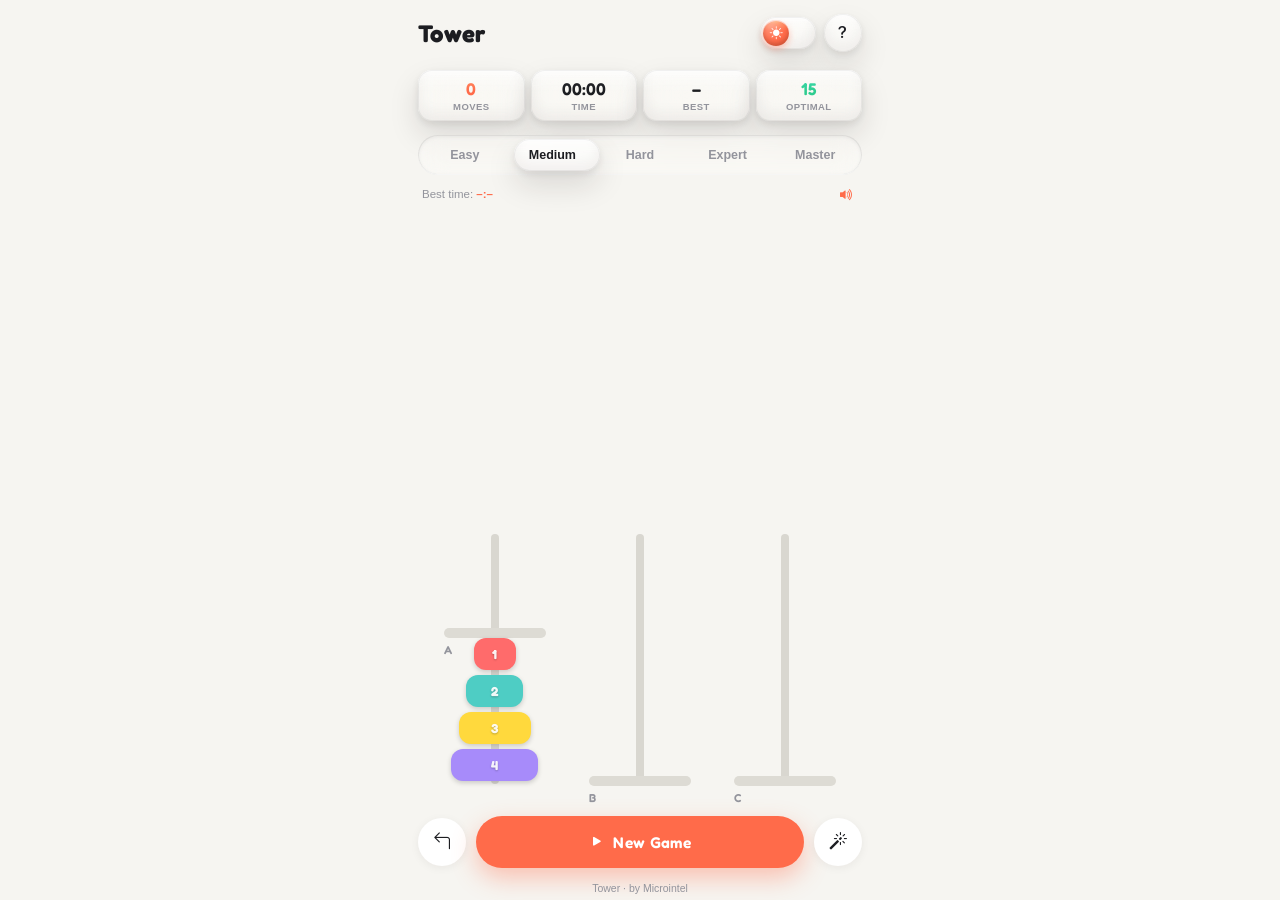
<file: index.html>
<!DOCTYPE html>
<html lang="en">
<head>
<meta charset="UTF-8" />
<meta name="viewport" content="width=device-width, initial-scale=1.0, maximum-scale=1, user-scalable=no, viewport-fit=cover" />
<meta name="theme-color" content="#101114" />
<title>Tower</title>
<link rel="manifest" href="manifest.json">

<link rel="stylesheet" href="lib/lib.css">
<link rel="stylesheet" href="lib/bootstrap-icons.css">
<script src="lib/confetti.js"></script>
<link rel="manifest" id="manifestLink" href="">
<link rel="apple-touch-icon" id="appleTouchIcon" href="">
<meta name="apple-mobile-web-app-capable" content="yes">
<meta name="apple-mobile-web-app-status-bar-style" content="black-translucent">
<meta name="apple-mobile-web-app-title" content="Tower">

<style>
  :root{
    --radius-xl:26px;
    --radius-lg:20px;
    --radius-md:14px;
    --radius-sm:10px;
    --font-display:'Fredoka',system-ui,sans-serif;
    --font-body:-apple-system,BlinkMacSystemFont,'Segoe UI',Roboto,Helvetica,Arial,sans-serif;

    --accent:#FF6B4A;
    --accent-ink:#FFFFFF;
    --success:#2ECC8F;
    --danger:#FF5C5C;

    --disc-1:#FF6B6B;
    --disc-2:#4ECDC4;
    --disc-3:#FFD93D;
    --disc-4:#A78BFA;
    --disc-5:#06D6A0;
    --disc-6:#FF9F1C;
    --disc-7:#3A86FF;

    --ease-spring:cubic-bezier(.34,1.56,.64,1);
    --ease-out:cubic-bezier(.22,1,.36,1);
  }

  [data-theme="light"]{
    --bg:#F6F5F1;
    --surface:#FFFFFF;
    --surface-2:#EDECE7;
    --text:#1C1D21;
    --text-muted:#93949C;
    --border:#E7E5DF;
    --shadow:0 2px 10px rgba(30,25,20,.06);
    --shadow-lg:0 12px 32px rgba(30,25,20,.10);
    --rod:#D9D7D0;
    --base:#DDDBD4;
    --overlay:rgba(20,18,15,.32);
    --highlight:rgba(255,255,255,.75);
    --shadow-puffy:0 1px 0 var(--highlight) inset, 0 -6px 10px rgba(30,25,20,.05) inset, 0 8px 18px rgba(30,25,20,.09), 0 2px 5px rgba(30,25,20,.07);
    --shadow-puffy-active:0 1px 0 var(--highlight) inset, 0 -3px 6px rgba(30,25,20,.05) inset, 0 2px 5px rgba(30,25,20,.08);
    --glass-bg:rgba(255,255,255,.5);
    --glass-bg-2:rgba(255,255,255,.34);
    --glass-border:rgba(255,255,255,.85);
    --glass-edge:rgba(30,25,20,.06);
    --glass-sheen:linear-gradient(180deg, rgba(255,255,255,.9) 0%, rgba(255,255,255,.25) 22%, rgba(255,255,255,0) 42%);
    --glass-refract:rgba(255,107,74,.10);
    --shadow-glass:0 1px 1px var(--glass-border) inset, 0 -8px 14px rgba(30,25,20,.05) inset, 0 14px 30px rgba(30,25,20,.13), 0 3px 8px rgba(30,25,20,.09);
    --shadow-glass-active:0 1px 1px var(--glass-border) inset, 0 -3px 6px rgba(30,25,20,.06) inset, 0 3px 8px rgba(30,25,20,.12);
    color-scheme:light;
  }
  [data-theme="dark"]{
    --bg:#111216;
    --surface:#1B1C22;
    --surface-2:#24262E;
    --text:#F4F4F6;
    --text-muted:#83858F;
    --border:#2B2D36;
    --shadow:0 2px 10px rgba(0,0,0,.3);
    --shadow-lg:0 16px 40px rgba(0,0,0,.45);
    --rod:#33353D;
    --base:#2A2C34;
    --overlay:rgba(0,0,0,.55);
    --highlight:rgba(255,255,255,.06);
    --shadow-puffy:0 1px 0 var(--highlight) inset, 0 -6px 10px rgba(0,0,0,.25) inset, 0 8px 18px rgba(0,0,0,.35), 0 2px 5px rgba(0,0,0,.3);
    --shadow-puffy-active:0 1px 0 var(--highlight) inset, 0 -3px 6px rgba(0,0,0,.25) inset, 0 2px 5px rgba(0,0,0,.3);
    --glass-bg:rgba(255,255,255,.07);
    --glass-bg-2:rgba(255,255,255,.045);
    --glass-border:rgba(255,255,255,.14);
    --glass-edge:rgba(0,0,0,.35);
    --glass-sheen:linear-gradient(180deg, rgba(255,255,255,.22) 0%, rgba(255,255,255,.06) 22%, rgba(255,255,255,0) 42%);
    --glass-refract:rgba(255,107,74,.14);
    --shadow-glass:0 1px 1px var(--glass-border) inset, 0 -8px 14px rgba(0,0,0,.3) inset, 0 14px 30px rgba(0,0,0,.5), 0 3px 8px rgba(0,0,0,.4);
    --shadow-glass-active:0 1px 1px var(--glass-border) inset, 0 -3px 6px rgba(0,0,0,.3) inset, 0 3px 8px rgba(0,0,0,.4);
    color-scheme:dark;
  }

  *{ box-sizing:border-box; -webkit-tap-highlight-color:transparent; }
  html,body{ margin:0; padding:0; height:100%; overscroll-behavior:none; }
  body{
    background:var(--bg);
    color:var(--text);
    font-family:var(--font-body);
    transition:background .35s var(--ease-out), color .35s var(--ease-out);
    overflow-x:hidden;
  }

  .app{
    min-height:100dvh;
    display:flex;
    flex-direction:column;
    max-width:480px;
    margin:0 auto;
    padding:calc(env(safe-area-inset-top) + 14px) 18px 0;
  }

  /* ---------- TOP BAR ---------- */
  .topbar{
    display:flex;
    align-items:center;
    justify-content:space-between;
  }
  .title{
    display:flex;
    align-items:baseline;
    gap:8px;
  }
  .title h1{
    font-family:var(--font-display);
    font-weight:700;
    font-size:24px;
    letter-spacing:.3px;
    margin:0;
  }
  .trophy{
    display:none;
    align-items:center;
    gap:3px;
    font-size:12px;
    font-weight:600;
    color:var(--text-muted);
    background:var(--surface-2);
    padding:3px 8px 3px 6px;
    border-radius:20px;
  }
  .trophy.show{ display:inline-flex; }
  .trophy i{ color:#E8A93A; font-size:11px; }

  .top-controls{ display:flex; align-items:center; gap:8px; }

  /* ---------- LIQUID GLASS SHARED LAYER ---------- */
  .icon-btn, .theme-toggle, .segmented .thumb, .sheet-btn.ghost, .sheet-btn.solid,
  .stat{
    position:relative;
    isolation:isolate;
    backdrop-filter:blur(20px) saturate(180%);
    -webkit-backdrop-filter:blur(20px) saturate(180%);
  }
  .icon-btn::before, .theme-toggle::before, .segmented .thumb::before, .sheet-btn.ghost::before,
  .sheet-btn.solid::before, .stat::before{
    content:"";
    position:absolute;
    inset:0;
    border-radius:inherit;
    background:var(--glass-sheen);
    mix-blend-mode:overlay;
    opacity:.9;
    pointer-events:none;
    z-index:1;
    transition:opacity .25s ease;
  }
  .icon-btn::after, .theme-toggle::after, .segmented .thumb::after, .sheet-btn.ghost::after,
  .sheet-btn.solid::after, .stat::after{
    content:"";
    position:absolute;
    inset:0;
    border-radius:inherit;
    box-shadow:0 0 0 1px var(--glass-edge) inset;
    pointer-events:none;
    z-index:1;
  }
  .icon-btn:active::before,
  .sheet-btn:active::before, .segmented .thumb:active::before{ opacity:.5; }

  .icon-btn{
    width:38px;height:38px;
    border-radius:50%;
    border:none;
    background:var(--glass-bg);
    color:var(--text);
    display:flex;align-items:center;justify-content:center;
    font-size:16px;
    cursor:pointer;
    box-shadow:var(--shadow-glass);
    transition:transform .15s var(--ease-spring), background .3s ease, box-shadow .15s ease;
  }
  .icon-btn:active{ transform:scale(.88); box-shadow:var(--shadow-glass-active); }

  .theme-toggle{
    width:56px;height:32px;
    border-radius:20px;
    border:none;
    background:var(--glass-bg);
    box-shadow:var(--shadow-glass);
    position:relative;
    cursor:pointer;
    padding:0;
  }
  .theme-toggle .knob{
    position:absolute;
    top:3px; left:3px;
    width:26px;height:26px;
    border-radius:50%;
    background:radial-gradient(circle at 32% 28%, #FF9478 0%, var(--accent) 55%, #E85736 100%);
    display:flex;align-items:center;justify-content:center;
    color:#fff;
    font-size:13px;
    box-shadow:0 3px 7px rgba(255,107,74,.4), 0 1px 0 rgba(255,255,255,.5) inset, 0 -3px 4px rgba(0,0,0,.15) inset;
    transition:transform .35s var(--ease-spring), background .3s ease;
  }
  [data-theme="dark"] .theme-toggle .knob{
    transform:translateX(24px);
    background:radial-gradient(circle at 32% 28%, #6E717E 0%, #4C4E5A 55%, #35363F 100%);
    box-shadow:0 3px 7px rgba(0,0,0,.4), 0 1px 0 rgba(255,255,255,.15) inset, 0 -3px 4px rgba(0,0,0,.25) inset;
  }

  /* ---------- STATS ---------- */
  .stats{
    display:flex;
    gap:6px;
    margin:18px 0 14px;
  }
  .stat{
    flex:1;
    background:var(--glass-bg-2);
    border-radius:var(--radius-md);
    padding:10px 4px 9px;
    text-align:center;
    box-shadow:var(--shadow-glass);
  }
  .stat .val{
    font-family:var(--font-display);
    font-weight:600;
    font-size:17px;
    line-height:1.1;
  }
  .stat .lbl{
    font-size:9.5px;
    color:var(--text-muted);
    font-weight:600;
    text-transform:uppercase;
    letter-spacing:.4px;
    margin-top:2px;
  }
  .stat.accent .val{ color:var(--accent); }
  .stat.optimal .val{ color:var(--success); }

  /* ---------- SEGMENTED CONTROL ---------- */
  .segmented{
    position:relative;
    display:flex;
    background:var(--glass-bg-2);
    border-radius:var(--radius-lg);
    padding:4px;
    gap:2px;
    backdrop-filter:blur(14px) saturate(160%);
    -webkit-backdrop-filter:blur(14px) saturate(160%);
    box-shadow:inset 0 1px 4px rgba(30,25,20,.08), inset 0 -1px 0 var(--highlight), 0 0 0 1px var(--glass-edge) inset;
  }
  .segmented .thumb{
    position:absolute;
    top:4px; bottom:4px;
    border-radius:calc(var(--radius-lg) - 4px);
    background:var(--glass-bg);
    box-shadow:var(--shadow-glass);
    transition:transform .32s var(--ease-spring), width .32s var(--ease-spring), box-shadow .15s ease;
    z-index:0;
  }
  .seg-btn{
    position:relative;
    z-index:1;
    flex:1;
    border:none;
    background:transparent;
    color:var(--text-muted);
    font-family:var(--font-body);
    font-weight:600;
    font-size:12.5px;
    padding:9px 0;
    border-radius:calc(var(--radius-lg) - 4px);
    cursor:pointer;
    transition:color .25s ease, transform .15s var(--ease-spring);
  }
  .seg-btn.active{ color:var(--text); }
  .seg-btn:active{ transform:scale(.95); }

  .meta-row{
    display:flex;
    justify-content:space-between;
    align-items:center;
    margin-top:9px;
    padding:0 4px;
  }
  .best-note{ font-size:11.5px; color:var(--text-muted); font-weight:500; }
  .best-note b{ color:var(--accent); font-weight:700; }
  .sound-mini{
    border:none; background:none; color:var(--text-muted);
    font-size:15px; cursor:pointer; padding:2px 4px;
  }
  .sound-mini.active{ color:var(--accent); }

  /* ---------- BOARD ---------- */
  .board-wrap{
    flex:1;
    display:flex;
    align-items:flex-end;
    justify-content:center;
    padding:22px 4px 0;
    min-height:320px;
  }
  .board{
    display:grid;
    grid-template-columns:repeat(3,1fr);
    width:100%;
    align-items:flex-end;
  }

  .peg{
    display:flex;
    flex-direction:column-reverse;
    align-items:center;
    height:100%;
    position:relative;
    cursor:pointer;
    -webkit-user-select:none;user-select:none;
    padding-top:6px;
  }
  .peg-rod{
    position:absolute;
    bottom:18px;
    width:8px;
    height:206px;
    background:var(--rod);
    border-radius:4px;
    z-index:0;
    transition:background .3s ease;
  }
  .peg-base{
    position:relative;
    width:70%;
    max-width:132px;
    height:10px;
    border-radius:20px;
    background:var(--base);
    z-index:1;
    transition:background .25s ease, box-shadow .25s ease;
  }
  .peg-label{
    position:absolute;
    bottom:-19px;
    font-family:var(--font-display);
    font-size:11.5px;
    font-weight:600;
    letter-spacing:1px;
    color:var(--text-muted);
  }
  .peg.selected .peg-base{
    box-shadow:0 0 0 4px color-mix(in srgb, var(--accent) 22%, transparent);
    background:var(--accent);
  }
  .peg.invalid .peg-base{
    animation:shakeBase .32s ease;
    background:var(--danger);
  }
  @keyframes shakeBase{
    0%,100%{ transform:translateX(0); }
    25%{ transform:translateX(-5px); }
    75%{ transform:translateX(5px); }
  }

  .disc-stack{
    display:flex;
    flex-direction:column-reverse;
    align-items:center;
    position:relative;
    z-index:2;
    margin-bottom:16px;
  }

  .disc{
    height:28px;
    margin-bottom:5px;
    border-radius:12px;
    box-shadow:0 2px 5px rgba(0,0,0,.18);
    transition:transform .22s var(--ease-spring), filter .18s ease, box-shadow .22s ease;
    display:flex;align-items:center;justify-content:center;
  }
  .disc-num{
    font-family:var(--font-display);
    font-weight:700;
    font-size:13px;
    color:rgba(255,255,255,.92);
    text-shadow:0 1px 2px rgba(0,0,0,.25);
    pointer-events:none;
  }
  .peg.selected .disc-stack .disc:last-child{
    transform:translateY(-14px);
    box-shadow:0 8px 16px rgba(0,0,0,.22);
  }
  .disc.landing{ animation:landPulse .3s var(--ease-spring); }
  @keyframes landPulse{
    0%{ transform:translateY(-10px) scaleX(1.06); }
    100%{ transform:translateY(0) scaleX(1); }
  }

  .d1{ background:var(--disc-1); }
  .d2{ background:var(--disc-2); }
  .d3{ background:var(--disc-3); }
  .d4{ background:var(--disc-4); }
  .d5{ background:var(--disc-5); }
  .d6{ background:var(--disc-6); }
  .d7{ background:var(--disc-7); }

  /* ---------- BOTTOM BAR ---------- */
  .bottombar{
    display:flex;
    align-items:center;
    justify-content:space-between;
    gap:10px;
    padding:14px 0 calc(env(safe-area-inset-bottom) + 14px);
  }
  .bb-icon{
    width:48px;height:48px;
    border-radius:50%;
    border:none;
    background:var(--surface);
    color:var(--text);
    font-size:18px;
    box-shadow:var(--shadow);
    cursor:pointer;
    transition:transform .15s var(--ease-spring);
    flex-shrink:0;
  }
  .bb-icon:active{ transform:scale(.88); }
  .bb-icon.solving{ background:var(--accent); color:var(--accent-ink); }

  .bb-primary{
    flex:1;
    height:52px;
    border-radius:26px;
    border:none;
    background:var(--accent);
    color:var(--accent-ink);
    font-family:var(--font-display);
    font-weight:600;
    font-size:15.5px;
    letter-spacing:.3px;
    display:flex;align-items:center;justify-content:center;gap:8px;
    cursor:pointer;
    box-shadow:0 10px 24px color-mix(in srgb, var(--accent) 38%, transparent);
    transition:transform .15s var(--ease-spring);
  }
  .bb-primary:active{ transform:scale(.96); }

  /* ---------- BOTTOM SHEET ---------- */
  .sheet-overlay{
    position:fixed; inset:0;
    background:var(--overlay);
    opacity:0;
    pointer-events:none;
    transition:opacity .28s ease;
    z-index:50;
    display:flex;
    align-items:flex-end;
    justify-content:center;
  }
  .sheet-overlay.open{ opacity:1; pointer-events:auto; }
  .sheet{
    width:100%;
    max-width:480px;
    max-height:88vh;
    overflow-y:auto;
    -webkit-overflow-scrolling:touch;
    overscroll-behavior:contain;
    background:var(--surface);
    border-radius:26px 26px 0 0;
    padding:10px 22px calc(env(safe-area-inset-bottom) + 24px);
    transform:translateY(100%);
    transition:transform .38s var(--ease-spring);
    box-shadow:0 -10px 40px rgba(0,0,0,.25);
  }
  .sheet-overlay.open .sheet{ transform:translateY(0); }
  .sheet-handle{
    width:36px;height:4px;
    border-radius:3px;
    background:var(--border);
    margin:8px auto 16px;
  }
  .sheet h2{
    font-family:var(--font-display);
    font-weight:600;
    font-size:20px;
    margin:0 0 12px;
  }
  .sheet p, .sheet li{
    font-size:14px;
    line-height:1.65;
    color:var(--text-muted);
  }
  .sheet ul{ margin:0; padding-left:18px; }
  .sheet li{ margin-bottom:6px; }
  .sheet-actions{
    display:flex;
    gap:10px;
    margin-top:20px;
  }
  .sheet-btn{
    flex:1;
    height:48px;
    border-radius:24px;
    border:none;
    font-family:var(--font-body);
    font-weight:600;
    font-size:14px;
    cursor:pointer;
    transition:transform .15s var(--ease-spring), box-shadow .15s ease;
  }
  .sheet-btn:active{ transform:scale(.97); }
  .sheet-btn.ghost{
    background:var(--glass-bg-2);
    color:var(--text);
    box-shadow:var(--shadow-glass);
  }
  .sheet-btn.ghost:active{ box-shadow:var(--shadow-glass-active); }
  .sheet-btn.solid{
    background:linear-gradient(160deg, color-mix(in srgb, var(--accent) 92%, white) 0%, var(--accent) 55%, color-mix(in srgb, var(--accent) 88%, black) 100%);
    color:var(--accent-ink);
    box-shadow:0 1px 0 rgba(255,255,255,.45) inset, 0 -6px 10px rgba(0,0,0,.12) inset, 0 10px 22px rgba(255,107,74,.4), 0 3px 8px rgba(255,107,74,.28);
  }
  .sheet-btn.solid:active{ box-shadow:0 1px 0 rgba(255,255,255,.4) inset, 0 -3px 6px rgba(0,0,0,.14) inset, 0 3px 9px rgba(255,107,74,.32); }

  .win-badge{
    width:64px;height:64px;
    border-radius:50%;
    background:color-mix(in srgb, var(--success) 16%, var(--surface));
    color:var(--success);
    display:flex;align-items:center;justify-content:center;
    font-size:28px;
    margin:4px auto 14px;
  }
  .win-center{ text-align:center; }
  .win-stats{
    display:flex;
    justify-content:center;
    gap:22px;
    margin:14px 0 4px;
  }
  .win-stats div{ text-align:center; }
  .win-stats .val{ font-family:var(--font-display); font-weight:700; font-size:20px; color:var(--text); }
  .win-stats .lbl{ font-size:10.5px; color:var(--text-muted); text-transform:uppercase; letter-spacing:.5px; margin-top:2px; }
  .win-best{ font-size:12.5px; color:#E8A93A; font-weight:600; margin-top:6px; }

  .credit{
    text-align:center;
    font-size:10.5px;
    color:var(--text-muted);
    padding-bottom:6px;
  }

  /* ---------- TOAST ---------- */
  .toast{
    position:fixed;
    left:50%;
    bottom:calc(env(safe-area-inset-bottom) + 22px);
    transform:translateX(-50%) translateY(20px);
    background:var(--text);
    color:var(--bg);
    font-weight:600;
    font-size:13px;
    padding:10px 18px;
    border-radius:999px;
    box-shadow:var(--shadow-lg);
    opacity:0;
    pointer-events:none;
    transition:opacity .25s var(--ease-out), transform .25s var(--ease-out);
    z-index:999;
    white-space:nowrap;
  }
  .toast.show{
    opacity:1;
    transform:translateX(-50%) translateY(0);
  }

  /* ---------- HOW-TO-PLAY DEMO ---------- */
  .demo-wrap{
    background:var(--surface-2);
    border-radius:var(--radius-md);
    padding:12px 10px 10px;
    margin:2px 0 16px;
  }
  .demo-caption-top{
    text-align:center;
    font-size:11px;
    font-weight:600;
    color:var(--text-muted);
    text-transform:uppercase;
    letter-spacing:.4px;
    margin-bottom:8px;
  }
  .demo-board{
    display:grid;
    grid-template-columns:repeat(3,1fr);
    align-items:flex-end;
    height:104px;
  }
  .demo-peg{
    display:flex;
    flex-direction:column-reverse;
    align-items:center;
    height:100%;
    position:relative;
  }
  .demo-rod{
    position:absolute;
    bottom:8px;
    width:5px;
    height:72px;
    background:var(--rod);
    border-radius:3px;
    z-index:0;
  }
  .demo-base{
    position:relative;
    width:58%;
    max-width:70px;
    height:7px;
    border-radius:14px;
    background:var(--base);
    z-index:1;
  }
  .demo-label{
    position:absolute;
    bottom:-16px;
    left:50%;
    transform:translateX(-50%);
    font-family:var(--font-display);
    font-size:10.5px;
    font-weight:600;
    letter-spacing:.5px;
    color:var(--text-muted);
  }
  .demo-stack{
    display:flex;
    flex-direction:column-reverse;
    align-items:center;
    position:relative;
    z-index:2;
    margin-bottom:5px;
  }
  .demo-disc{
    height:13px;
    margin-bottom:4px;
    border-radius:7px;
    box-shadow:0 2px 4px rgba(0,0,0,.16);
    transition:transform .3s var(--ease-spring), box-shadow .3s ease;
  }
  .demo-disc.demo-lift{
    transform:translateY(-9px);
    box-shadow:0 6px 12px rgba(0,0,0,.2);
  }
  .demo-disc.landing{ animation:landPulse .3s var(--ease-spring); }
  .demo-caption{
    text-align:center;
    font-size:11px;
    color:var(--text-muted);
    font-weight:600;
    margin-top:20px;
  }
  .demo-caption b{ color:var(--accent); }

  /* ---------- HOW-TO-PLAY VIDEO TOGGLE ---------- */
  .video-toggle-btn{
    display:flex;
    align-items:center;
    justify-content:space-between;
    width:100%;
    background:var(--surface-2);
    border:none;
    color:var(--text);
    font-family:var(--font-body);
    font-size:14px;
    font-weight:600;
    padding:12px 14px;
    border-radius:var(--radius-md);
    cursor:pointer;
    margin:0 0 12px;
  }
  .video-toggle-btn i{ font-size:14px; color:var(--text-muted); transition:transform .25s var(--ease-out); }
  .video-toggle-btn.open i{ transform:rotate(180deg); }
  .video-toggle-btn span{ display:flex; align-items:center; gap:8px; }
  .video-toggle-btn .bi-play-circle{ color:var(--accent); font-size:16px; }

  .video-wrap{
    overflow:hidden;
    max-height:0;
    opacity:0;
    border-radius:var(--radius-md);
    margin:0 0 0;
    display:flex;
    justify-content:center;
    transition:max-height .35s var(--ease-out), opacity .3s ease, margin .35s var(--ease-out);
  }
  .video-wrap.open{
    max-height:70vh;
    opacity:1;
    margin:0 0 16px;
  }
  .video-wrap video{
    width:auto;
    max-width:100%;
    height:auto;
    max-height:70vh;
    display:block;
    border-radius:var(--radius-md);
    background:#000;
    margin:0 auto;
    object-fit:contain;
  }

  @media (min-width:520px){
    .peg-rod{ height:250px; }
    .disc{ height:32px; }
    .board-wrap{ min-height:380px; }
  }

  @media (prefers-reduced-motion: reduce){
    *{ animation-duration:.001ms !important; transition-duration:.001ms !important; }
  }
</style>
</head>
<body>

<div class="app">

  <header class="topbar">
    <div class="title">
      <h1>Tower</h1>
      <span class="trophy" id="trophy"><i class="bi bi-trophy-fill"></i><span id="trophyCount">0</span></span>
    </div>
    <div class="top-controls">
      <button class="theme-toggle" id="themeToggle" aria-label="Toggle theme">
        <span class="knob"><i class="bi bi-sun-fill" id="themeIcon"></i></span>
      </button>
      <button class="icon-btn" id="installBtn" aria-label="Install app" style="display:none"><i class="bi bi-download"></i></button>
      <button class="icon-btn" id="infoBtn" aria-label="How to play"><i class="bi bi-question-lg"></i></button>
    </div>
  </header>

  <div class="stats">
    <div class="stat accent">
      <div class="val" id="statMoves">0</div>
      <div class="lbl">Moves</div>
    </div>
    <div class="stat">
      <div class="val" id="statTime">00:00</div>
      <div class="lbl">Time</div>
    </div>
    <div class="stat">
      <div class="val" id="statBest">–</div>
      <div class="lbl">Best</div>
    </div>
    <div class="stat optimal">
      <div class="val" id="statOptimal">7</div>
      <div class="lbl">Optimal</div>
    </div>
  </div>

  <div class="segmented" id="segmented">
    <div class="thumb" id="segThumb"></div>
    <button class="seg-btn" data-value="3">Easy</button>
    <button class="seg-btn" data-value="4">Medium</button>
    <button class="seg-btn" data-value="5">Hard</button>
    <button class="seg-btn" data-value="6">Expert</button>
    <button class="seg-btn" data-value="7">Master</button>
  </div>

  <div class="meta-row">
    <span class="best-note">Best time: <b id="statBestTime">–:–</b></span>
    <button class="sound-mini active" id="soundBtn" aria-label="Sound"><i class="bi bi-volume-up-fill"></i></button>
  </div>

  <div class="board-wrap">
    <div class="board" id="board"></div>
  </div>

  <div class="bottombar">
    <button class="bb-icon" id="resetIconBtn" aria-label="Undo last move"><i class="bi bi-arrow-90deg-left"></i></button>
    <button class="bb-primary" id="newGameBtn"><i class="bi bi-play-fill"></i> New Game</button>
    <button class="bb-icon" id="solveBtn" aria-label="Auto solve"><i class="bi bi-magic"></i></button>
  </div>

  <div class="credit">Tower · by Microintel</div>

</div>

<div class="toast" id="toast"></div>

<!-- How to play sheet -->
<div class="sheet-overlay" id="howSheet">
  <div class="sheet">
    <div class="sheet-handle"></div>
    <h2>How to Play</h2>
    <ul>
      <li>Tap a peg to lift its top disc, tap another peg to place it there.</li>
      <li>Only one disc moves at a time.</li>
      <li>A larger disc can never rest on a smaller one.</li>
      <li>Move the whole stack from peg <b>A</b> to peg <b>C</b>.</li>
      <li>Fewer moves means a cleaner solve — optimal moves = 2ⁿ − 1.</li>
    </ul>
    <button class="video-toggle-btn" id="videoToggleBtn" aria-expanded="false">
      <span><i class="bi bi-play-circle"></i>Watch video tutorial</span>
      <i class="bi bi-chevron-down"></i>
    </button>
    <div class="video-wrap" id="videoWrap">
      <video id="howVideo" src="tower.mp4" playsinline controls preload="none"></video>
    </div>
    <div class="demo-wrap">
      <div class="demo-caption-top">Optimal solve · 3 blades</div>
      <div class="demo-board" id="demoBoard"></div>
      <div class="demo-caption">Move <b id="demoMoveNum">0</b> / 7</div>
    </div>
    <div class="sheet-actions">
      <button class="sheet-btn solid" id="howCloseBtn">Got it</button>
    </div>
  </div>
</div>

<!-- Confirm sheet -->
<div class="sheet-overlay" id="confirmSheet">
  <div class="sheet">
    <div class="sheet-handle"></div>
    <h2 id="confirmTitle">Start over?</h2>
    <p id="confirmText">Your current progress will be lost.</p>
    <div class="sheet-actions">
      <button class="sheet-btn ghost" id="confirmCancelBtn">Cancel</button>
      <button class="sheet-btn solid" id="confirmOkBtn">Confirm</button>
    </div>
  </div>
</div>

<!-- Install (iOS instructions) sheet -->
<div class="sheet-overlay" id="installSheet">
  <div class="sheet">
    <div class="sheet-handle"></div>
    <h2>Install Tower</h2>
    <p>Add Tower to your Home Screen for the full app experience — tap <i class="bi bi-box-arrow-up"></i> Share, then <b>Add to Home Screen</b>.</p>
    <div class="sheet-actions">
      <button class="sheet-btn solid" id="installCloseBtn">Got it</button>
    </div>
  </div>
</div>

<!-- Win sheet -->
<div class="sheet-overlay" id="winSheet">
  <div class="sheet win-center">
    <div class="sheet-handle"></div>
    <div class="win-badge"><i class="bi bi-check-lg"></i></div>
    <h2>Solved!</h2>
    <div class="win-stats">
      <div><div class="val" id="winMoves">0</div><div class="lbl">Moves</div></div>
      <div><div class="val" id="winTime">00:00</div><div class="lbl">Time</div></div>
      <div><div class="val" id="winOptimal">0</div><div class="lbl">Optimal</div></div>
    </div>
    <div class="win-best" id="winBestNote"></div>
    <div class="win-best" id="winBestTimeNote"></div>
    <div class="sheet-actions">
      <button class="sheet-btn ghost" id="winCloseBtn">Close</button>
      <button class="sheet-btn solid" id="winAgainBtn">Play Again</button>
    </div>
  </div>
</div>

<script>
(function(){
  "use strict";

  // ---------------- ELEMENTS ----------------
  const boardEl = document.getElementById('board');
  const segmented = document.getElementById('segmented');
  const segThumb = document.getElementById('segThumb');
  const segBtns = Array.from(segmented.querySelectorAll('.seg-btn'));
  const statMoves = document.getElementById('statMoves');
  const statTime = document.getElementById('statTime');
  const statBest = document.getElementById('statBest');
  const statBestTime = document.getElementById('statBestTime');
  const statOptimal = document.getElementById('statOptimal');
  const trophy = document.getElementById('trophy');
  const trophyCount = document.getElementById('trophyCount');
  const soundBtn = document.getElementById('soundBtn');
  const themeToggle = document.getElementById('themeToggle');
  const themeIcon = document.getElementById('themeIcon');

  const howSheet = document.getElementById('howSheet');
  const confirmSheet = document.getElementById('confirmSheet');
  const winSheet = document.getElementById('winSheet');
  const installSheet = document.getElementById('installSheet');
  const installBtn = document.getElementById('installBtn');

  // ---------------- STATE ----------------
  let numBlades = 4;
  let pegs = [[], [], []];
  let selected = null;
  let moves = 0;
  let wins = 0;
  let soundOn = true;
  let timerInterval = null;
  let seconds = 0;
  let timerStarted = false;
  let bestByDifficulty = {};
  let bestTimeByDifficulty = {};
  let levelWins = {};      // per-session only; nothing is stored
  let locked = false;
  let pendingConfirmAction = null;
  let moveHistory = []; // stack of {from, to} peg indices — powers the one-step undo button

  const TIER = ['d1','d2','d3','d4','d5','d6','d7'];
  const LEVELS = [3,4,5,6,7];
  const LEVEL_LABELS = { 3:'Easy', 4:'Medium', 5:'Hard', 6:'Expert', 7:'Master' };

  // ---------------- THEME ----------------
  const THEME_KEY = 'tower-theme';
  const prefersDark = window.matchMedia && window.matchMedia('(prefers-color-scheme: dark)').matches;
  let storedTheme = null;
  try{ storedTheme = localStorage.getItem(THEME_KEY); }catch(e){}
  let theme = storedTheme === 'dark' || storedTheme === 'light' ? storedTheme : (prefersDark ? 'dark' : 'light');
  function applyTheme(){
    document.documentElement.setAttribute('data-theme', theme);
    themeIcon.className = theme === 'dark' ? 'bi bi-moon-stars-fill' : 'bi bi-sun-fill';
    try{ localStorage.setItem(THEME_KEY, theme); }catch(e){}
  }
  applyTheme();
  themeToggle.addEventListener('click', ()=>{
    theme = theme === 'dark' ? 'light' : 'dark';
    applyTheme();
    haptic(6);
  });

  // ---------------- PWA INSTALL ----------------
  function isStandalone(){
    return (window.matchMedia && window.matchMedia('(display-mode: standalone)').matches)
      || window.navigator.standalone === true; // iOS Safari
  }

  (function setupManifest(){
    // Build a small app icon on the fly so the file stays self-contained.
    const c = document.createElement('canvas');
    c.width = 512; c.height = 512;
    const g = c.getContext('2d');
    g.fillStyle = '#FF6B4A';
    g.beginPath();
    g.moveTo(0,0); g.lineTo(512,0); g.lineTo(512,512); g.lineTo(0,512); g.closePath();
    g.fill();
    const discColors = ['#FFD93D','#4ECDC4','#A78BFA'];
    const cx = 256, baseY = 380;
    [ [220,60], [160,44], [100,28] ].forEach(([w,h], i)=>{
      g.fillStyle = discColors[i];
      const y = baseY - i*46;
      g.beginPath();
      g.roundRect ? g.roundRect(cx - w/2, y, w, h, h/2) : g.rect(cx - w/2, y, w, h);
      g.fill();
    });
    g.fillStyle = 'rgba(255,255,255,.9)';
    g.fillRect(cx - 8, 130, 16, 260);
    const iconUrl = c.toDataURL('image/png');

    const link = document.getElementById('appleTouchIcon');
    if(link) link.href = iconUrl;

    const manifest = {
      name: 'Tower',
      short_name: 'Tower',
      description: 'A Tower of Hanoi puzzle game',
      start_url: '.',
      display: 'standalone',
      background_color: '#101114',
      theme_color: '#101114',
      icons: [
        { src: iconUrl, sizes: '512x512', type: 'image/png' },
        { src: iconUrl, sizes: '192x192', type: 'image/png' }
      ]
    };
    const blob = new Blob([JSON.stringify(manifest)], { type: 'application/json' });
    const manifestLink = document.getElementById('manifestLink');
    if(manifestLink) manifestLink.href = URL.createObjectURL(blob);
  })();

  let deferredInstallPrompt = null;

  function refreshInstallVisibility(){
    if(isStandalone()){
      installBtn.style.display = 'none';
      return;
    }
    const isIOS = /iphone|ipad|ipod/i.test(navigator.userAgent);
    if(deferredInstallPrompt || isIOS){
      installBtn.style.display = 'flex';
    } else {
      installBtn.style.display = 'none';
    }
  }

  window.addEventListener('beforeinstallprompt', (e)=>{
    e.preventDefault();
    deferredInstallPrompt = e;
    refreshInstallVisibility();
  });

  window.addEventListener('appinstalled', ()=>{
    deferredInstallPrompt = null;
    installBtn.style.display = 'none';
  });

  if(window.matchMedia){
    window.matchMedia('(display-mode: standalone)').addEventListener('change', refreshInstallVisibility);
  }

  installBtn.addEventListener('click', async ()=>{
    haptic(4);
    if(deferredInstallPrompt){
      deferredInstallPrompt.prompt();
      const { outcome } = await deferredInstallPrompt.userChoice;
      deferredInstallPrompt = null;
      if(outcome === 'accepted') installBtn.style.display = 'none';
    } else {
      openSheet(installSheet);
    }
  });

  document.getElementById('installCloseBtn').addEventListener('click', ()=> closeSheet(installSheet));
  installSheet.addEventListener('click', (e)=>{ if(e.target === installSheet) closeSheet(installSheet); });

  refreshInstallVisibility();

  // ---------------- HAPTICS ----------------
  function haptic(ms){
    try{ if(navigator.vibrate) navigator.vibrate(ms); }catch(e){}
  }

  // ---------------- TOAST ----------------
  const toastEl = document.getElementById('toast');
  let toastTimer = null;
  function showToast(msg){
    if(!toastEl) return;
    toastEl.textContent = msg;
    toastEl.classList.add('show');
    haptic([10,20,10]);
    clearTimeout(toastTimer);
    toastTimer = setTimeout(()=> toastEl.classList.remove('show'), 1800);
  }

  // ---------------- AUDIO ----------------
  let audioCtx = null;
  function ctx(){
    if(!audioCtx) audioCtx = new (window.AudioContext || window.webkitAudioContext)();
    return audioCtx;
  }
  function tone(freq, duration, type, gainStart, delay){
    if(!soundOn) return;
    try{
      const ac = ctx();
      const osc = ac.createOscillator();
      const gain = ac.createGain();
      osc.type = type || 'triangle';
      osc.frequency.value = freq;
      const t0 = ac.currentTime + (delay || 0);
      gain.gain.setValueAtTime(gainStart || 0.12, t0);
      gain.gain.exponentialRampToValueAtTime(0.001, t0 + duration);
      osc.connect(gain).connect(ac.destination);
      osc.start(t0);
      osc.stop(t0 + duration + 0.02);
    }catch(e){}
  }
  function playMoveSound(){ tone(820,0.1,'triangle',0.28,0); tone(1400,0.07,'sine',0.16,0.02); }

  let invalidAudio = null;
  function playInvalidSound(){
    if(!soundOn) return;
    try{
      if(!invalidAudio) invalidAudio = new Audio('Tudum.mp3');
      invalidAudio.currentTime = 0;
      invalidAudio.play().catch(()=>{});
    }catch(e){}
  }
  function playWinSound(){ [523,659,784,1047].forEach((f,i)=> tone(f,0.32,'triangle',0.11,i*0.11)); }

  // ---------------- SEGMENTED CONTROL ----------------
  function moveThumb(animate){
    const idx = segBtns.findIndex(b => parseInt(b.dataset.value,10) === numBlades);
    const btn = segBtns[idx];
    if(!btn) return;
    if(!animate) segThumb.style.transition = 'none';
    segThumb.style.width = btn.offsetWidth + 'px';
    segThumb.style.transform = 'translateX(' + btn.offsetLeft + 'px)';
    if(!animate){ segThumb.offsetHeight; segThumb.style.transition = ''; }
    segBtns.forEach(b => b.classList.toggle('active', b === btn));
  }
  segBtns.forEach(btn=>{
    btn.addEventListener('click', ()=>{
      const val = parseInt(btn.dataset.value,10);
      if(val === numBlades) return;
      if(moves > 0){
        askConfirm('Change difficulty?', 'Your current progress will be reset.', ()=>{
          numBlades = val; initGame();
        }, ()=> moveThumb(true));
      } else {
        numBlades = val; initGame();
      }
    });
  });
  window.addEventListener('resize', ()=> moveThumb(false));

  // ---------------- GAME LOGIC ----------------
  function initGame(){
    stopAutoSolve(true);
    pegs = [[], [], []];
    for(let i = numBlades; i >= 1; i--){ pegs[0].push(i); }
    selected = null;
    moves = 0;
    seconds = 0;
    timerStarted = false;
    locked = false;
    moveHistory = [];
    clearInterval(timerInterval);
    statOptimal.textContent = Math.pow(2, numBlades) - 1;
    updateBestNote();
    renderStats();
    renderBoard();
    moveThumb(false);
  }

  function renderStats(){
    statMoves.textContent = moves;
    statTime.textContent = formatTime(seconds);
    if(wins > 0){
      trophy.classList.add('show');
      trophyCount.textContent = wins;
    }
  }

  function updateBestNote(){
    const best = bestByDifficulty[numBlades];
    statBest.textContent = best ? best : '–';
    const bestTime = bestTimeByDifficulty[numBlades];
    statBestTime.textContent = bestTime !== undefined ? formatTime(bestTime) : '–:–';
  }

  function formatTime(sec){
    const m = String(Math.floor(sec/60)).padStart(2,'0');
    const s = String(sec%60).padStart(2,'0');
    return m + ':' + s;
  }

  function startTimerIfNeeded(){
    if(timerStarted) return;
    timerStarted = true;
    timerInterval = setInterval(()=>{ seconds++; renderStats(); }, 1000);
  }

  function renderBoard(){
    boardEl.innerHTML = '';
    const labels = ['A','B','C'];
    pegs.forEach((stack, idx)=>{
      const peg = document.createElement('div');
      peg.className = 'peg';
      peg.dataset.index = idx;
      peg.setAttribute('role','button');
      peg.setAttribute('tabindex','0');
      peg.setAttribute('aria-label','Peg ' + labels[idx]);

      const base = document.createElement('div');
      base.className = 'peg-base';

      const rod = document.createElement('div');
      rod.className = 'peg-rod';

      const label = document.createElement('div');
      label.className = 'peg-label';
      label.textContent = labels[idx];
      base.appendChild(label);

      const stackEl = document.createElement('div');
      stackEl.className = 'disc-stack';
      stack.forEach(size=>{
        const disc = document.createElement('div');
        disc.className = 'disc ' + TIER[(size-1) % TIER.length];
        // Fixed step per disc number so a given number is always the same
        // width regardless of difficulty — widths ascend consistently by number.
        const widthPx = 42 + (size - 1) * 15;
        disc.style.width = widthPx + 'px';
        const numEl = document.createElement('span');
        numEl.className = 'disc-num';
        numEl.textContent = size;
        disc.appendChild(numEl);
        stackEl.appendChild(disc);
      });

      peg.appendChild(rod);
      peg.appendChild(stackEl);
      peg.appendChild(base);

      if(selected === idx) peg.classList.add('selected');

      peg.addEventListener('click', ()=> handlePegClick(idx));
      peg.addEventListener('keydown', (e)=>{
        if(e.key === 'Enter' || e.key === ' '){ e.preventDefault(); handlePegClick(idx); }
      });

      boardEl.appendChild(peg);
    });
  }

  function handlePegClick(idx){
    if(locked) return;

    if(selected === null){
      if(pegs[idx].length === 0) return;
      selected = idx;
      renderBoard();
      haptic(4);
      return;
    }

    if(selected === idx){
      selected = null;
      renderBoard();
      return;
    }

    const fromStack = pegs[selected];
    const toStack = pegs[idx];
    const moving = fromStack[fromStack.length - 1];
    const target = toStack[toStack.length - 1];

    if(target === undefined || moving < target){
      fromStack.pop();
      toStack.push(moving);
      moveHistory.push({ from: selected, to: idx });
      moves++;
      startTimerIfNeeded();
      playMoveSound();
      haptic(8);
      selected = null;
      renderStats();
      renderBoard();
      flashLanding(idx);
      checkWin();
    } else {
      playInvalidSound();
      haptic([10,30,10]);
      flashInvalid(idx);
      selected = null;
      renderBoard();
    }
  }

  // Reverses exactly the most recent move — puts the disc back where it
  // came from and drops the move count by one. Does not touch the timer
  // or wins, and does nothing once the puzzle is already solved.
  function undoLastMove(){
    if(autoSolving) return;
    if(locked){ showToast('Already solved — start a new game'); return; }
    if(moveHistory.length === 0){ showToast('No moves to undo'); return; }
    const last = moveHistory.pop();
    const disc = pegs[last.to].pop();
    pegs[last.from].push(disc);
    moves = Math.max(0, moves - 1);
    selected = null;
    renderStats();
    renderBoard();
    haptic(6);
  }

  // ---------------- AUTO SOLVE ----------------
  // Solves from whatever the current position is, one visible move at a time
  // (lift the disc, then drop it). Does not count as a win or a best score.
  const SOLVE_STEP_MS = 800;
  const solveBtn = document.getElementById('solveBtn');
  let autoSolving = false;
  let autoTimer = null;

  function buildSolution(){
    const pos = {};
    pegs.forEach((stack, p)=> stack.forEach(d => { pos[d] = p; }));
    const list = [];
    (function go(d, target){
      if(d === 0) return;
      if(pos[d] === target){ go(d - 1, target); return; }
      const other = 3 - pos[d] - target;
      go(d - 1, other);
      list.push([pos[d], target]);
      pos[d] = target;
      go(d - 1, target);
    })(numBlades, 2);
    return list;
  }

  function stopAutoSolve(silent){
    if(!autoSolving) return;
    autoSolving = false;
    clearTimeout(autoTimer);
    solveBtn.classList.remove('solving');
    solveBtn.innerHTML = '<i class="bi bi-magic"></i>';
    solveBtn.setAttribute('aria-label', 'Auto solve');
    if(!silent){
      locked = false;
      selected = null;
      renderBoard();
    }
  }

  function startAutoSolve(){
    if(autoSolving){ stopAutoSolve(); return; }
    if(locked || pegs[2].length === numBlades){ showToast('Already solved — start a new game'); return; }
    const steps = buildSolution();
    if(!steps.length) return;
    autoSolving = true;
    locked = true;
    selected = null;
    renderBoard();
    solveBtn.classList.add('solving');
    solveBtn.innerHTML = '<i class="bi bi-stop-fill"></i>';
    solveBtn.setAttribute('aria-label', 'Stop auto solve');
    haptic(6);
    let i = 0;
    const lift = ()=>{
      if(!autoSolving) return;
      if(i >= steps.length){ finish(); return; }
      selected = steps[i][0];
      renderBoard();
      autoTimer = setTimeout(drop, SOLVE_STEP_MS / 2);
    };
    const drop = ()=>{
      if(!autoSolving) return;
      const [from, to] = steps[i++];
      pegs[to].push(pegs[from].pop());
      moveHistory.push({ from, to });
      moves++;
      selected = null;
      playMoveSound();
      renderStats();
      renderBoard();
      flashLanding(to);
      autoTimer = setTimeout(lift, SOLVE_STEP_MS / 2);
    };
    const finish = ()=>{
      stopAutoSolve(true);
      clearInterval(timerInterval);
      locked = true;
      playWinSound();
      haptic([10,40,10]);
      showToast('Solved automatically');
    };
    autoTimer = setTimeout(lift, 250);
  }

  function flashLanding(idx){
    const pegEl = boardEl.children[idx];
    if(!pegEl) return;
    const lastDisc = pegEl.querySelector('.disc-stack .disc:last-child');
    if(lastDisc) lastDisc.classList.add('landing');
  }

  function flashInvalid(idx){
    const pegEl = boardEl.children[idx];
    if(!pegEl) return;
    pegEl.classList.add('invalid');
    setTimeout(()=> pegEl.classList.remove('invalid'), 320);
  }

  function fireWinConfetti(){
    if(typeof confetti !== 'function') return;
    const colors = ['#FF6B6B','#4ECDC4','#FFD93D','#A78BFA','#06D6A0','#FF9F1C','#3A86FF'];
    const shared = {
      shapes: ['square'],
      scalar: 1.6,
      flat: false,
      gravity: 0.9,
      drift: 0,
      ticks: 260,
      colors
    };
    confetti({ ...shared, particleCount: 60, angle: 60, spread: 55, startVelocity: 45, origin: { x: 0, y: 0.75 } });
    confetti({ ...shared, particleCount: 60, angle: 120, spread: 55, startVelocity: 45, origin: { x: 1, y: 0.75 } });
    confetti({ ...shared, particleCount: 80, angle: 90, spread: 100, startVelocity: 55, origin: { x: 0.5, y: 0.4 }, scalar: 1.3 });
  }

  function checkWin(){
    if(pegs[2].length === numBlades){
      locked = true;
      clearInterval(timerInterval);
      wins++;
      levelWins[numBlades] = (levelWins[numBlades] || 0) + 1;
      const prevBest = bestByDifficulty[numBlades];
      const isNewBest = !prevBest || moves < prevBest;
      if(isNewBest) bestByDifficulty[numBlades] = moves;

      const prevBestTime = bestTimeByDifficulty[numBlades];
      const isNewBestTime = prevBestTime === undefined || seconds < prevBestTime;
      if(isNewBestTime) bestTimeByDifficulty[numBlades] = seconds;

      renderStats();
      updateBestNote();
      playWinSound();
      haptic([10,40,10,40,20]);
      fireWinConfetti();

      const optimal = Math.pow(2, numBlades) - 1;

      document.getElementById('winMoves').textContent = moves;
      document.getElementById('winTime').textContent = formatTime(seconds);
      document.getElementById('winOptimal').textContent = optimal;
      document.getElementById('winBestNote').textContent = isNewBest ? 'New best moves ✦' : '';
      document.getElementById('winBestTimeNote').textContent = isNewBestTime ? 'New best time ✦' : '';

      openSheet(winSheet);
    }
  }

  // ---------------- SHEETS ----------------
  function openSheet(el){ el.classList.add('open'); }
  function closeSheet(el){ el.classList.remove('open'); }

  // ---------------- HOW-TO-PLAY DEMO (3-blade optimal solve) ----------------
  const demoBoard = document.getElementById('demoBoard');
  const demoMoveNum = document.getElementById('demoMoveNum');
  let demoPegs = [];
  let demoMoves = [];
  let demoMoveIndex = 0;
  let demoTimer = null;

  function buildDemoMoves(){
    const list = [];
    (function solve(n, from, to, via){
      if(n === 0) return;
      solve(n - 1, from, via, to);
      list.push([n, from, to]);
      solve(n - 1, via, to, from);
    })(3, 0, 2, 1);
    return list;
  }

  function renderDemoBoard(liftFrom, pulseTo){
    demoBoard.innerHTML = '';
    const labels = ['A','B','C'];
    demoPegs.forEach((stack, idx)=>{
      const peg = document.createElement('div');
      peg.className = 'demo-peg';

      const rod = document.createElement('div');
      rod.className = 'demo-rod';

      const stackEl = document.createElement('div');
      stackEl.className = 'demo-stack';
      stack.forEach((size, i)=>{
        const disc = document.createElement('div');
        disc.className = 'demo-disc ' + TIER[(size - 1) % TIER.length];
        disc.style.width = (26 + (size - 1) * 12) + 'px';
        const isTop = i === stack.length - 1;
        if(isTop && liftFrom === idx) disc.classList.add('demo-lift');
        if(isTop && pulseTo === idx) disc.classList.add('landing');
        stackEl.appendChild(disc);
      });

      const base = document.createElement('div');
      base.className = 'demo-base';
      const label = document.createElement('div');
      label.className = 'demo-label';
      label.textContent = labels[idx];
      base.appendChild(label);

      peg.appendChild(rod);
      peg.appendChild(stackEl);
      peg.appendChild(base);
      demoBoard.appendChild(peg);
    });
  }

  function resetDemo(){
    demoPegs = [[3,2,1], [], []];
    demoMoves = buildDemoMoves();
    demoMoveIndex = 0;
    demoMoveNum.textContent = '0';
    renderDemoBoard();
  }

  function stepDemo(){
    if(demoMoveIndex >= demoMoves.length){
      demoTimer = setTimeout(()=>{ resetDemo(); demoTimer = setTimeout(stepDemo, 650); }, 1100);
      return;
    }
    const [size, from, to] = demoMoves[demoMoveIndex];
    renderDemoBoard(from, null);
    demoTimer = setTimeout(()=>{
      demoPegs[from].pop();
      demoPegs[to].push(size);
      demoMoveIndex++;
      demoMoveNum.textContent = String(demoMoveIndex);
      renderDemoBoard(null, to);
      demoTimer = setTimeout(stepDemo, 600);
    }, 380);
  }

  function startDemo(){
    stopDemo();
    resetDemo();
    demoTimer = setTimeout(stepDemo, 550);
  }

  function stopDemo(){
    if(demoTimer) clearTimeout(demoTimer);
    demoTimer = null;
  }

  function askConfirm(title, text, onOk, onCancel){
    document.getElementById('confirmTitle').textContent = title;
    document.getElementById('confirmText').textContent = text;
    pendingConfirmAction = { onOk, onCancel };
    openSheet(confirmSheet);
  }

  document.getElementById('confirmOkBtn').addEventListener('click', ()=>{
    closeSheet(confirmSheet);
    if(pendingConfirmAction && pendingConfirmAction.onOk) pendingConfirmAction.onOk();
    pendingConfirmAction = null;
  });
  document.getElementById('confirmCancelBtn').addEventListener('click', ()=>{
    closeSheet(confirmSheet);
    if(pendingConfirmAction && pendingConfirmAction.onCancel) pendingConfirmAction.onCancel();
    pendingConfirmAction = null;
  });

  document.getElementById('infoBtn').addEventListener('click', ()=>{ openSheet(howSheet); startDemo(); });
  document.getElementById('howCloseBtn').addEventListener('click', ()=>{ closeSheet(howSheet); stopDemo(); hideHowVideo(); });

  // ---------------- HOW-TO-PLAY VIDEO TOGGLE ----------------
  const videoToggleBtn = document.getElementById('videoToggleBtn');
  const videoWrap = document.getElementById('videoWrap');
  const howVideo = document.getElementById('howVideo');

  function hideHowVideo(){
    videoWrap.classList.remove('open');
    videoToggleBtn.classList.remove('open');
    videoToggleBtn.setAttribute('aria-expanded', 'false');
    if(howVideo && !howVideo.paused) howVideo.pause();
  }

  videoToggleBtn.addEventListener('click', ()=>{
    haptic(4);
    const isOpen = videoWrap.classList.toggle('open');
    videoToggleBtn.classList.toggle('open', isOpen);
    videoToggleBtn.setAttribute('aria-expanded', String(isOpen));
    if(!isOpen && howVideo && !howVideo.paused){ howVideo.pause(); }
  });

  document.getElementById('winCloseBtn').addEventListener('click', ()=> closeSheet(winSheet));
  document.getElementById('winAgainBtn').addEventListener('click', ()=>{ closeSheet(winSheet); initGame(); });

  [howSheet, confirmSheet, winSheet].forEach(sheet=>{
    sheet.addEventListener('click', (e)=>{
      if(e.target === sheet){
        closeSheet(sheet);
        if(sheet === howSheet){ stopDemo(); hideHowVideo(); }
      }
    });
  });

  // ---------------- BOTTOM BAR ----------------
  document.getElementById('newGameBtn').addEventListener('click', ()=>{
    if(moves > 0 && !locked){
      askConfirm('Start a new game?', 'Your current run will be reset.', initGame);
    } else {
      initGame();
    }
  });
  solveBtn.addEventListener('click', startAutoSolve);
  document.getElementById('resetIconBtn').addEventListener('click', ()=>{
    undoLastMove();
  });

  soundBtn.addEventListener('click', ()=>{
    soundOn = !soundOn;
    soundBtn.classList.toggle('active', soundOn);
    soundBtn.innerHTML = soundOn
      ? '<i class="bi bi-volume-up-fill"></i>'
      : '<i class="bi bi-volume-mute-fill"></i>';
    if(soundOn) tone(700, 0.08, 'triangle', 0.1, 0);
    haptic(4);
  });

  // ---------------- OFFLINE ----------------
  if('serviceWorker' in navigator && location.protocol !== 'file:'){
    window.addEventListener('load', ()=>{ navigator.serviceWorker.register('sw.js').catch(()=>{}); });
  }

  // ---------------- INIT ----------------
  initGame();
})();
</script>

</body>
</html>
</file>
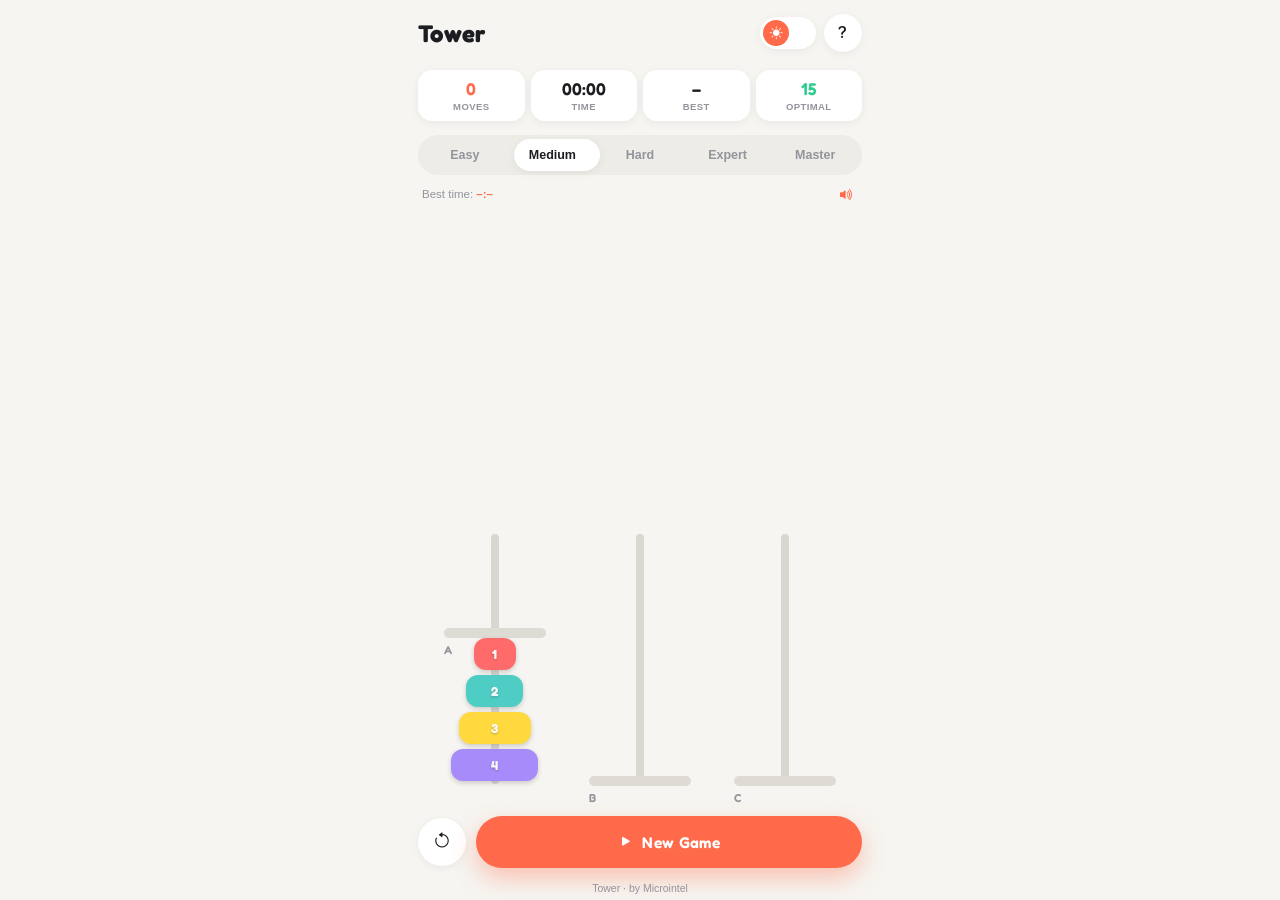
<file: old.html>
<!DOCTYPE html>
<html lang="en">
<head>
<meta charset="UTF-8" />
<meta name="viewport" content="width=device-width, initial-scale=1.0, maximum-scale=1, user-scalable=no, viewport-fit=cover" />
<meta name="theme-color" content="#101114" />
<title>Tower</title>
<link rel="manifest" href="manifest.json">

<link rel="preconnect" href="https://fonts.googleapis.com">
<link href="https://fonts.googleapis.com/css2?family=Fredoka:wght@500;600;700&display=swap" rel="stylesheet">
<link rel="stylesheet" href="https://cdn.jsdelivr.net/npm/bootstrap-icons@1.11.3/font/bootstrap-icons.css">
<link rel="manifest" id="manifestLink" href="">
<link rel="apple-touch-icon" id="appleTouchIcon" href="">
<meta name="apple-mobile-web-app-capable" content="yes">
<meta name="apple-mobile-web-app-status-bar-style" content="black-translucent">
<meta name="apple-mobile-web-app-title" content="Tower">

<style>
  :root{
    --radius-xl:26px;
    --radius-lg:20px;
    --radius-md:14px;
    --radius-sm:10px;
    --font-display:'Fredoka',system-ui,sans-serif;
    --font-body:-apple-system,BlinkMacSystemFont,'Segoe UI',Roboto,Helvetica,Arial,sans-serif;

    --accent:#FF6B4A;
    --accent-ink:#FFFFFF;
    --success:#2ECC8F;
    --danger:#FF5C5C;

    --disc-1:#FF6B6B;
    --disc-2:#4ECDC4;
    --disc-3:#FFD93D;
    --disc-4:#A78BFA;
    --disc-5:#06D6A0;
    --disc-6:#FF9F1C;
    --disc-7:#3A86FF;

    --ease-spring:cubic-bezier(.34,1.56,.64,1);
    --ease-out:cubic-bezier(.22,1,.36,1);
  }

  [data-theme="light"]{
    --bg:#F6F5F1;
    --surface:#FFFFFF;
    --surface-2:#EDECE7;
    --text:#1C1D21;
    --text-muted:#93949C;
    --border:#E7E5DF;
    --shadow:0 2px 10px rgba(30,25,20,.06);
    --shadow-lg:0 12px 32px rgba(30,25,20,.10);
    --rod:#D9D7D0;
    --base:#DDDBD4;
    --overlay:rgba(20,18,15,.32);
    color-scheme:light;
  }
  [data-theme="dark"]{
    --bg:#111216;
    --surface:#1B1C22;
    --surface-2:#24262E;
    --text:#F4F4F6;
    --text-muted:#83858F;
    --border:#2B2D36;
    --shadow:0 2px 10px rgba(0,0,0,.3);
    --shadow-lg:0 16px 40px rgba(0,0,0,.45);
    --rod:#33353D;
    --base:#2A2C34;
    --overlay:rgba(0,0,0,.55);
    color-scheme:dark;
  }

  *{ box-sizing:border-box; -webkit-tap-highlight-color:transparent; }
  html,body{ margin:0; padding:0; height:100%; overscroll-behavior:none; }
  body{
    background:var(--bg);
    color:var(--text);
    font-family:var(--font-body);
    transition:background .35s var(--ease-out), color .35s var(--ease-out);
    overflow-x:hidden;
  }

  .app{
    min-height:100dvh;
    display:flex;
    flex-direction:column;
    max-width:480px;
    margin:0 auto;
    padding:calc(env(safe-area-inset-top) + 14px) 18px 0;
  }

  /* ---------- TOP BAR ---------- */
  .topbar{
    display:flex;
    align-items:center;
    justify-content:space-between;
  }
  .title{
    display:flex;
    align-items:baseline;
    gap:8px;
  }
  .title h1{
    font-family:var(--font-display);
    font-weight:700;
    font-size:24px;
    letter-spacing:.3px;
    margin:0;
  }
  .trophy{
    display:none;
    align-items:center;
    gap:3px;
    font-size:12px;
    font-weight:600;
    color:var(--text-muted);
    background:var(--surface-2);
    padding:3px 8px 3px 6px;
    border-radius:20px;
  }
  .trophy.show{ display:inline-flex; }
  .trophy i{ color:#E8A93A; font-size:11px; }

  .top-controls{ display:flex; align-items:center; gap:8px; }

  .icon-btn{
    width:38px;height:38px;
    border-radius:50%;
    border:none;
    background:var(--surface);
    color:var(--text);
    display:flex;align-items:center;justify-content:center;
    font-size:16px;
    cursor:pointer;
    box-shadow:var(--shadow);
    transition:transform .15s var(--ease-spring), background .3s ease;
  }
  .icon-btn:active{ transform:scale(.88); }

  .theme-toggle{
    width:56px;height:32px;
    border-radius:20px;
    border:none;
    background:var(--surface);
    box-shadow:var(--shadow);
    position:relative;
    cursor:pointer;
    padding:0;
  }
  .theme-toggle .knob{
    position:absolute;
    top:3px; left:3px;
    width:26px;height:26px;
    border-radius:50%;
    background:var(--accent);
    display:flex;align-items:center;justify-content:center;
    color:#fff;
    font-size:13px;
    transition:transform .35s var(--ease-spring), background .3s ease;
  }
  [data-theme="dark"] .theme-toggle .knob{
    transform:translateX(24px);
    background:#4C4E5A;
  }

  /* ---------- STATS ---------- */
  .stats{
    display:flex;
    gap:6px;
    margin:18px 0 14px;
  }
  .stat{
    flex:1;
    background:var(--surface);
    border-radius:var(--radius-md);
    padding:10px 4px 9px;
    text-align:center;
    box-shadow:var(--shadow);
  }
  .stat .val{
    font-family:var(--font-display);
    font-weight:600;
    font-size:17px;
    line-height:1.1;
  }
  .stat .lbl{
    font-size:9.5px;
    color:var(--text-muted);
    font-weight:600;
    text-transform:uppercase;
    letter-spacing:.4px;
    margin-top:2px;
  }
  .stat.accent .val{ color:var(--accent); }
  .stat.optimal .val{ color:var(--success); }

  /* ---------- SEGMENTED CONTROL ---------- */
  .segmented{
    position:relative;
    display:flex;
    background:var(--surface-2);
    border-radius:var(--radius-lg);
    padding:4px;
    gap:2px;
  }
  .segmented .thumb{
    position:absolute;
    top:4px; bottom:4px;
    border-radius:calc(var(--radius-lg) - 4px);
    background:var(--surface);
    box-shadow:var(--shadow);
    transition:transform .32s var(--ease-spring), width .32s var(--ease-spring);
    z-index:0;
  }
  .seg-btn{
    position:relative;
    z-index:1;
    flex:1;
    border:none;
    background:transparent;
    color:var(--text-muted);
    font-family:var(--font-body);
    font-weight:600;
    font-size:12.5px;
    padding:9px 0;
    border-radius:calc(var(--radius-lg) - 4px);
    cursor:pointer;
    transition:color .25s ease;
  }
  .seg-btn.active{ color:var(--text); }

  .meta-row{
    display:flex;
    justify-content:space-between;
    align-items:center;
    margin-top:9px;
    padding:0 4px;
  }
  .best-note{ font-size:11.5px; color:var(--text-muted); font-weight:500; }
  .best-note b{ color:var(--accent); font-weight:700; }
  .sound-mini{
    border:none; background:none; color:var(--text-muted);
    font-size:15px; cursor:pointer; padding:2px 4px;
  }
  .sound-mini.active{ color:var(--accent); }

  /* ---------- BOARD ---------- */
  .board-wrap{
    flex:1;
    display:flex;
    align-items:flex-end;
    justify-content:center;
    padding:22px 4px 0;
    min-height:320px;
  }
  .board{
    display:grid;
    grid-template-columns:repeat(3,1fr);
    width:100%;
    align-items:flex-end;
  }

  .peg{
    display:flex;
    flex-direction:column-reverse;
    align-items:center;
    height:100%;
    position:relative;
    cursor:pointer;
    -webkit-user-select:none;user-select:none;
    padding-top:6px;
  }
  .peg-rod{
    position:absolute;
    bottom:18px;
    width:8px;
    height:206px;
    background:var(--rod);
    border-radius:4px;
    z-index:0;
    transition:background .3s ease;
  }
  .peg-base{
    position:relative;
    width:70%;
    max-width:132px;
    height:10px;
    border-radius:20px;
    background:var(--base);
    z-index:1;
    transition:background .25s ease, box-shadow .25s ease;
  }
  .peg-label{
    position:absolute;
    bottom:-19px;
    font-family:var(--font-display);
    font-size:11.5px;
    font-weight:600;
    letter-spacing:1px;
    color:var(--text-muted);
  }
  .peg.selected .peg-base{
    box-shadow:0 0 0 4px color-mix(in srgb, var(--accent) 22%, transparent);
    background:var(--accent);
  }
  .peg.invalid .peg-base{
    animation:shakeBase .32s ease;
    background:var(--danger);
  }
  @keyframes shakeBase{
    0%,100%{ transform:translateX(0); }
    25%{ transform:translateX(-5px); }
    75%{ transform:translateX(5px); }
  }

  .disc-stack{
    display:flex;
    flex-direction:column-reverse;
    align-items:center;
    position:relative;
    z-index:2;
    margin-bottom:16px;
  }

  .disc{
    height:28px;
    margin-bottom:5px;
    border-radius:12px;
    box-shadow:0 2px 5px rgba(0,0,0,.18);
    transition:transform .22s var(--ease-spring), filter .18s ease, box-shadow .22s ease;
    display:flex;align-items:center;justify-content:center;
  }
  .disc-num{
    font-family:var(--font-display);
    font-weight:700;
    font-size:13px;
    color:rgba(255,255,255,.92);
    text-shadow:0 1px 2px rgba(0,0,0,.25);
    pointer-events:none;
  }
  .peg.selected .disc-stack .disc:last-child{
    transform:translateY(-14px);
    box-shadow:0 8px 16px rgba(0,0,0,.22);
  }
  .disc.landing{ animation:landPulse .3s var(--ease-spring); }
  @keyframes landPulse{
    0%{ transform:translateY(-10px) scaleX(1.06); }
    100%{ transform:translateY(0) scaleX(1); }
  }

  .d1{ background:var(--disc-1); }
  .d2{ background:var(--disc-2); }
  .d3{ background:var(--disc-3); }
  .d4{ background:var(--disc-4); }
  .d5{ background:var(--disc-5); }
  .d6{ background:var(--disc-6); }
  .d7{ background:var(--disc-7); }

  /* ---------- BOTTOM BAR ---------- */
  .bottombar{
    display:flex;
    align-items:center;
    justify-content:space-between;
    gap:10px;
    padding:14px 0 calc(env(safe-area-inset-bottom) + 14px);
  }
  .bb-icon{
    width:48px;height:48px;
    border-radius:50%;
    border:none;
    background:var(--surface);
    color:var(--text);
    font-size:18px;
    box-shadow:var(--shadow);
    cursor:pointer;
    transition:transform .15s var(--ease-spring);
    flex-shrink:0;
  }
  .bb-icon:active{ transform:scale(.88); }

  .bb-primary{
    flex:1;
    height:52px;
    border-radius:26px;
    border:none;
    background:var(--accent);
    color:var(--accent-ink);
    font-family:var(--font-display);
    font-weight:600;
    font-size:15.5px;
    letter-spacing:.3px;
    display:flex;align-items:center;justify-content:center;gap:8px;
    cursor:pointer;
    box-shadow:0 10px 24px color-mix(in srgb, var(--accent) 38%, transparent);
    transition:transform .15s var(--ease-spring);
  }
  .bb-primary:active{ transform:scale(.96); }

  /* ---------- BOTTOM SHEET ---------- */
  .sheet-overlay{
    position:fixed; inset:0;
    background:var(--overlay);
    opacity:0;
    pointer-events:none;
    transition:opacity .28s ease;
    z-index:50;
    display:flex;
    align-items:flex-end;
    justify-content:center;
  }
  .sheet-overlay.open{ opacity:1; pointer-events:auto; }
  .sheet{
    width:100%;
    max-width:480px;
    background:var(--surface);
    border-radius:26px 26px 0 0;
    padding:10px 22px calc(env(safe-area-inset-bottom) + 24px);
    transform:translateY(100%);
    transition:transform .38s var(--ease-spring);
    box-shadow:0 -10px 40px rgba(0,0,0,.25);
  }
  .sheet-overlay.open .sheet{ transform:translateY(0); }
  .sheet-handle{
    width:36px;height:4px;
    border-radius:3px;
    background:var(--border);
    margin:8px auto 16px;
  }
  .sheet h2{
    font-family:var(--font-display);
    font-weight:600;
    font-size:20px;
    margin:0 0 12px;
  }
  .sheet p, .sheet li{
    font-size:14px;
    line-height:1.65;
    color:var(--text-muted);
  }
  .sheet ul{ margin:0; padding-left:18px; }
  .sheet li{ margin-bottom:6px; }
  .sheet-actions{
    display:flex;
    gap:10px;
    margin-top:20px;
  }
  .sheet-btn{
    flex:1;
    height:48px;
    border-radius:24px;
    border:none;
    font-family:var(--font-body);
    font-weight:600;
    font-size:14px;
    cursor:pointer;
  }
  .sheet-btn.ghost{
    background:var(--surface-2);
    color:var(--text);
  }
  .sheet-btn.solid{
    background:var(--accent);
    color:var(--accent-ink);
  }

  .win-badge{
    width:64px;height:64px;
    border-radius:50%;
    background:color-mix(in srgb, var(--success) 16%, var(--surface));
    color:var(--success);
    display:flex;align-items:center;justify-content:center;
    font-size:28px;
    margin:4px auto 14px;
  }
  .win-center{ text-align:center; }
  .win-stats{
    display:flex;
    justify-content:center;
    gap:22px;
    margin:14px 0 4px;
  }
  .win-stats div{ text-align:center; }
  .win-stats .val{ font-family:var(--font-display); font-weight:700; font-size:20px; color:var(--text); }
  .win-stats .lbl{ font-size:10.5px; color:var(--text-muted); text-transform:uppercase; letter-spacing:.5px; margin-top:2px; }
  .win-best{ font-size:12.5px; color:#E8A93A; font-weight:600; margin-top:6px; }

  .credit{
    text-align:center;
    font-size:10.5px;
    color:var(--text-muted);
    padding-bottom:6px;
  }

  /* ---------- HOW-TO-PLAY DEMO ---------- */
  .demo-wrap{
    background:var(--surface-2);
    border-radius:var(--radius-md);
    padding:12px 10px 10px;
    margin:2px 0 16px;
  }
  .demo-caption-top{
    text-align:center;
    font-size:11px;
    font-weight:600;
    color:var(--text-muted);
    text-transform:uppercase;
    letter-spacing:.4px;
    margin-bottom:8px;
  }
  .demo-board{
    display:grid;
    grid-template-columns:repeat(3,1fr);
    align-items:flex-end;
    height:104px;
  }
  .demo-peg{
    display:flex;
    flex-direction:column-reverse;
    align-items:center;
    height:100%;
    position:relative;
  }
  .demo-rod{
    position:absolute;
    bottom:8px;
    width:5px;
    height:72px;
    background:var(--rod);
    border-radius:3px;
    z-index:0;
  }
  .demo-base{
    position:relative;
    width:58%;
    max-width:70px;
    height:7px;
    border-radius:14px;
    background:var(--base);
    z-index:1;
  }
  .demo-label{
    position:absolute;
    bottom:-16px;
    left:50%;
    transform:translateX(-50%);
    font-family:var(--font-display);
    font-size:10.5px;
    font-weight:600;
    letter-spacing:.5px;
    color:var(--text-muted);
  }
  .demo-stack{
    display:flex;
    flex-direction:column-reverse;
    align-items:center;
    position:relative;
    z-index:2;
    margin-bottom:5px;
  }
  .demo-disc{
    height:13px;
    margin-bottom:4px;
    border-radius:7px;
    box-shadow:0 2px 4px rgba(0,0,0,.16);
    transition:transform .3s var(--ease-spring), box-shadow .3s ease;
  }
  .demo-disc.demo-lift{
    transform:translateY(-9px);
    box-shadow:0 6px 12px rgba(0,0,0,.2);
  }
  .demo-disc.landing{ animation:landPulse .3s var(--ease-spring); }
  .demo-caption{
    text-align:center;
    font-size:11px;
    color:var(--text-muted);
    font-weight:600;
    margin-top:20px;
  }
  .demo-caption b{ color:var(--accent); }

  @media (min-width:520px){
    .peg-rod{ height:250px; }
    .disc{ height:32px; }
    .board-wrap{ min-height:380px; }
  }

  @media (prefers-reduced-motion: reduce){
    *{ animation-duration:.001ms !important; transition-duration:.001ms !important; }
  }
</style>
</head>
<body>

<div class="app">

  <header class="topbar">
    <div class="title">
      <h1>Tower</h1>
      <span class="trophy" id="trophy"><i class="bi bi-trophy-fill"></i><span id="trophyCount">0</span></span>
    </div>
    <div class="top-controls">
      <button class="theme-toggle" id="themeToggle" aria-label="Toggle theme">
        <span class="knob"><i class="bi bi-sun-fill" id="themeIcon"></i></span>
      </button>
      <button class="icon-btn" id="installBtn" aria-label="Install app" style="display:none"><i class="bi bi-download"></i></button>
      <button class="icon-btn" id="infoBtn" aria-label="How to play"><i class="bi bi-question-lg"></i></button>
    </div>
  </header>

  <div class="stats">
    <div class="stat accent">
      <div class="val" id="statMoves">0</div>
      <div class="lbl">Moves</div>
    </div>
    <div class="stat">
      <div class="val" id="statTime">00:00</div>
      <div class="lbl">Time</div>
    </div>
    <div class="stat">
      <div class="val" id="statBest">–</div>
      <div class="lbl">Best</div>
    </div>
    <div class="stat optimal">
      <div class="val" id="statOptimal">7</div>
      <div class="lbl">Optimal</div>
    </div>
  </div>

  <div class="segmented" id="segmented">
    <div class="thumb" id="segThumb"></div>
    <button class="seg-btn" data-value="3">Easy</button>
    <button class="seg-btn" data-value="4">Medium</button>
    <button class="seg-btn" data-value="5">Hard</button>
    <button class="seg-btn" data-value="6">Expert</button>
    <button class="seg-btn" data-value="7">Master</button>
  </div>

  <div class="meta-row">
    <span class="best-note">Best time: <b id="statBestTime">–:–</b></span>
    <button class="sound-mini active" id="soundBtn" aria-label="Sound"><i class="bi bi-volume-up-fill"></i></button>
  </div>

  <div class="board-wrap">
    <div class="board" id="board"></div>
  </div>

  <div class="bottombar">
    <button class="bb-icon" id="resetIconBtn" aria-label="Reset"><i class="bi bi-arrow-counterclockwise"></i></button>
    <button class="bb-primary" id="newGameBtn"><i class="bi bi-play-fill"></i> New Game</button>
  </div>

  <div class="credit">Tower · by Microintel</div>

</div>

<!-- How to play sheet -->
<div class="sheet-overlay" id="howSheet">
  <div class="sheet">
    <div class="sheet-handle"></div>
    <h2>How to Play</h2>
    <ul>
      <li>Tap a peg to lift its top disc, tap another peg to place it there.</li>
      <li>Only one disc moves at a time.</li>
      <li>A larger disc can never rest on a smaller one.</li>
      <li>Move the whole stack from peg <b>A</b> to peg <b>C</b>.</li>
      <li>Fewer moves means a cleaner solve — optimal moves = 2ⁿ − 1.</li>
    </ul>
    <div class="demo-wrap">
      <div class="demo-caption-top">Optimal solve · 3 blades</div>
      <div class="demo-board" id="demoBoard"></div>
      <div class="demo-caption">Move <b id="demoMoveNum">0</b> / 7</div>
    </div>
    <div class="sheet-actions">
      <button class="sheet-btn solid" id="howCloseBtn">Got it</button>
    </div>
  </div>
</div>

<!-- Confirm sheet -->
<div class="sheet-overlay" id="confirmSheet">
  <div class="sheet">
    <div class="sheet-handle"></div>
    <h2 id="confirmTitle">Start over?</h2>
    <p id="confirmText">Your current progress will be lost.</p>
    <div class="sheet-actions">
      <button class="sheet-btn ghost" id="confirmCancelBtn">Cancel</button>
      <button class="sheet-btn solid" id="confirmOkBtn">Confirm</button>
    </div>
  </div>
</div>

<!-- Install (iOS instructions) sheet -->
<div class="sheet-overlay" id="installSheet">
  <div class="sheet">
    <div class="sheet-handle"></div>
    <h2>Install Tower</h2>
    <p>Add Tower to your Home Screen for the full app experience — tap <i class="bi bi-box-arrow-up"></i> Share, then <b>Add to Home Screen</b>.</p>
    <div class="sheet-actions">
      <button class="sheet-btn solid" id="installCloseBtn">Got it</button>
    </div>
  </div>
</div>

<!-- Win sheet -->
<div class="sheet-overlay" id="winSheet">
  <div class="sheet win-center">
    <div class="sheet-handle"></div>
    <div class="win-badge"><i class="bi bi-check-lg"></i></div>
    <h2>Solved!</h2>
    <div class="win-stats">
      <div><div class="val" id="winMoves">0</div><div class="lbl">Moves</div></div>
      <div><div class="val" id="winTime">00:00</div><div class="lbl">Time</div></div>
      <div><div class="val" id="winOptimal">0</div><div class="lbl">Optimal</div></div>
    </div>
    <div class="win-best" id="winBestNote"></div>
    <div class="win-best" id="winBestTimeNote"></div>
    <div class="sheet-actions">
      <button class="sheet-btn ghost" id="winCloseBtn">Close</button>
      <button class="sheet-btn solid" id="winAgainBtn">Play Again</button>
    </div>
  </div>
</div>

<script>
(function(){
  "use strict";

  // ---------------- ELEMENTS ----------------
  const boardEl = document.getElementById('board');
  const segmented = document.getElementById('segmented');
  const segThumb = document.getElementById('segThumb');
  const segBtns = Array.from(segmented.querySelectorAll('.seg-btn'));
  const statMoves = document.getElementById('statMoves');
  const statTime = document.getElementById('statTime');
  const statBest = document.getElementById('statBest');
  const statBestTime = document.getElementById('statBestTime');
  const statOptimal = document.getElementById('statOptimal');
  const trophy = document.getElementById('trophy');
  const trophyCount = document.getElementById('trophyCount');
  const soundBtn = document.getElementById('soundBtn');
  const themeToggle = document.getElementById('themeToggle');
  const themeIcon = document.getElementById('themeIcon');

  const howSheet = document.getElementById('howSheet');
  const confirmSheet = document.getElementById('confirmSheet');
  const winSheet = document.getElementById('winSheet');
  const installSheet = document.getElementById('installSheet');
  const installBtn = document.getElementById('installBtn');

  // ---------------- STATE ----------------
  let numBlades = 4;
  let pegs = [[], [], []];
  let selected = null;
  let moves = 0;
  let wins = 0;
  let soundOn = true;
  let timerInterval = null;
  let seconds = 0;
  let timerStarted = false;
  let bestByDifficulty = {};
  let bestTimeByDifficulty = {};
  let locked = false;
  let pendingConfirmAction = null;

  const TIER = ['d1','d2','d3','d4','d5','d6','d7'];

  // ---------------- THEME ----------------
  const prefersDark = window.matchMedia && window.matchMedia('(prefers-color-scheme: dark)').matches;
  let theme = prefersDark ? 'dark' : 'light';
  function applyTheme(){
    document.documentElement.setAttribute('data-theme', theme);
    themeIcon.className = theme === 'dark' ? 'bi bi-moon-stars-fill' : 'bi bi-sun-fill';
  }
  applyTheme();
  themeToggle.addEventListener('click', ()=>{
    theme = theme === 'dark' ? 'light' : 'dark';
    applyTheme();
    haptic(6);
  });

  // ---------------- PWA INSTALL ----------------
  function isStandalone(){
    return (window.matchMedia && window.matchMedia('(display-mode: standalone)').matches)
      || window.navigator.standalone === true; // iOS Safari
  }

  (function setupManifest(){
    // Build a small app icon on the fly so the file stays self-contained.
    const c = document.createElement('canvas');
    c.width = 512; c.height = 512;
    const g = c.getContext('2d');
    g.fillStyle = '#FF6B4A';
    g.beginPath();
    g.moveTo(0,0); g.lineTo(512,0); g.lineTo(512,512); g.lineTo(0,512); g.closePath();
    g.fill();
    const discColors = ['#FFD93D','#4ECDC4','#A78BFA'];
    const cx = 256, baseY = 380;
    [ [220,60], [160,44], [100,28] ].forEach(([w,h], i)=>{
      g.fillStyle = discColors[i];
      const y = baseY - i*46;
      g.beginPath();
      g.roundRect ? g.roundRect(cx - w/2, y, w, h, h/2) : g.rect(cx - w/2, y, w, h);
      g.fill();
    });
    g.fillStyle = 'rgba(255,255,255,.9)';
    g.fillRect(cx - 8, 130, 16, 260);
    const iconUrl = c.toDataURL('image/png');

    const link = document.getElementById('appleTouchIcon');
    if(link) link.href = iconUrl;

    const manifest = {
      name: 'Tower',
      short_name: 'Tower',
      description: 'A Tower of Hanoi puzzle game',
      start_url: '.',
      display: 'standalone',
      background_color: '#101114',
      theme_color: '#101114',
      icons: [
        { src: iconUrl, sizes: '512x512', type: 'image/png' },
        { src: iconUrl, sizes: '192x192', type: 'image/png' }
      ]
    };
    const blob = new Blob([JSON.stringify(manifest)], { type: 'application/json' });
    const manifestLink = document.getElementById('manifestLink');
    if(manifestLink) manifestLink.href = URL.createObjectURL(blob);
  })();

  let deferredInstallPrompt = null;

  function refreshInstallVisibility(){
    if(isStandalone()){
      installBtn.style.display = 'none';
      return;
    }
    const isIOS = /iphone|ipad|ipod/i.test(navigator.userAgent);
    if(deferredInstallPrompt || isIOS){
      installBtn.style.display = 'flex';
    } else {
      installBtn.style.display = 'none';
    }
  }

  window.addEventListener('beforeinstallprompt', (e)=>{
    e.preventDefault();
    deferredInstallPrompt = e;
    refreshInstallVisibility();
  });

  window.addEventListener('appinstalled', ()=>{
    deferredInstallPrompt = null;
    installBtn.style.display = 'none';
  });

  if(window.matchMedia){
    window.matchMedia('(display-mode: standalone)').addEventListener('change', refreshInstallVisibility);
  }

  installBtn.addEventListener('click', async ()=>{
    haptic(4);
    if(deferredInstallPrompt){
      deferredInstallPrompt.prompt();
      const { outcome } = await deferredInstallPrompt.userChoice;
      deferredInstallPrompt = null;
      if(outcome === 'accepted') installBtn.style.display = 'none';
    } else {
      openSheet(installSheet);
    }
  });

  document.getElementById('installCloseBtn').addEventListener('click', ()=> closeSheet(installSheet));
  installSheet.addEventListener('click', (e)=>{ if(e.target === installSheet) closeSheet(installSheet); });

  refreshInstallVisibility();

  // ---------------- HAPTICS ----------------
  function haptic(ms){
    try{ if(navigator.vibrate) navigator.vibrate(ms); }catch(e){}
  }

  // ---------------- AUDIO ----------------
  let audioCtx = null;
  function ctx(){
    if(!audioCtx) audioCtx = new (window.AudioContext || window.webkitAudioContext)();
    return audioCtx;
  }
  function tone(freq, duration, type, gainStart, delay){
    if(!soundOn) return;
    try{
      const ac = ctx();
      const osc = ac.createOscillator();
      const gain = ac.createGain();
      osc.type = type || 'triangle';
      osc.frequency.value = freq;
      const t0 = ac.currentTime + (delay || 0);
      gain.gain.setValueAtTime(gainStart || 0.12, t0);
      gain.gain.exponentialRampToValueAtTime(0.001, t0 + duration);
      osc.connect(gain).connect(ac.destination);
      osc.start(t0);
      osc.stop(t0 + duration + 0.02);
    }catch(e){}
  }
  function playMoveSound(){ tone(820,0.1,'triangle',0.28,0); tone(1400,0.07,'sine',0.16,0.02); }

  let invalidAudio = null;
  function playInvalidSound(){
    if(!soundOn) return;
    try{
      if(!invalidAudio) invalidAudio = new Audio('Tudum.mp3');
      invalidAudio.currentTime = 0;
      invalidAudio.play().catch(()=>{});
    }catch(e){}
  }
  function playWinSound(){ [523,659,784,1047].forEach((f,i)=> tone(f,0.32,'triangle',0.11,i*0.11)); }

  // ---------------- SEGMENTED CONTROL ----------------
  function moveThumb(animate){
    const idx = segBtns.findIndex(b => parseInt(b.dataset.value,10) === numBlades);
    const btn = segBtns[idx];
    if(!btn) return;
    if(!animate) segThumb.style.transition = 'none';
    segThumb.style.width = btn.offsetWidth + 'px';
    segThumb.style.transform = 'translateX(' + btn.offsetLeft + 'px)';
    if(!animate){ segThumb.offsetHeight; segThumb.style.transition = ''; }
    segBtns.forEach(b => b.classList.toggle('active', b === btn));
  }
  segBtns.forEach(btn=>{
    btn.addEventListener('click', ()=>{
      const val = parseInt(btn.dataset.value,10);
      if(val === numBlades) return;
      if(moves > 0){
        askConfirm('Change difficulty?', 'Your current progress will be reset.', ()=>{
          numBlades = val; initGame();
        }, ()=> moveThumb(true));
      } else {
        numBlades = val; initGame();
      }
    });
  });
  window.addEventListener('resize', ()=> moveThumb(false));

  // ---------------- GAME LOGIC ----------------
  function initGame(){
    pegs = [[], [], []];
    for(let i = numBlades; i >= 1; i--){ pegs[0].push(i); }
    selected = null;
    moves = 0;
    seconds = 0;
    timerStarted = false;
    locked = false;
    clearInterval(timerInterval);
    statOptimal.textContent = Math.pow(2, numBlades) - 1;
    updateBestNote();
    renderStats();
    renderBoard();
    moveThumb(false);
  }

  function renderStats(){
    statMoves.textContent = moves;
    statTime.textContent = formatTime(seconds);
    if(wins > 0){
      trophy.classList.add('show');
      trophyCount.textContent = wins;
    }
  }

  function updateBestNote(){
    const best = bestByDifficulty[numBlades];
    statBest.textContent = best ? best : '–';
    const bestTime = bestTimeByDifficulty[numBlades];
    statBestTime.textContent = bestTime !== undefined ? formatTime(bestTime) : '–:–';
  }

  function formatTime(sec){
    const m = String(Math.floor(sec/60)).padStart(2,'0');
    const s = String(sec%60).padStart(2,'0');
    return m + ':' + s;
  }

  function startTimerIfNeeded(){
    if(timerStarted) return;
    timerStarted = true;
    timerInterval = setInterval(()=>{ seconds++; renderStats(); }, 1000);
  }

  function renderBoard(){
    boardEl.innerHTML = '';
    const labels = ['A','B','C'];
    pegs.forEach((stack, idx)=>{
      const peg = document.createElement('div');
      peg.className = 'peg';
      peg.dataset.index = idx;
      peg.setAttribute('role','button');
      peg.setAttribute('tabindex','0');
      peg.setAttribute('aria-label','Peg ' + labels[idx]);

      const base = document.createElement('div');
      base.className = 'peg-base';

      const rod = document.createElement('div');
      rod.className = 'peg-rod';

      const label = document.createElement('div');
      label.className = 'peg-label';
      label.textContent = labels[idx];
      base.appendChild(label);

      const stackEl = document.createElement('div');
      stackEl.className = 'disc-stack';
      stack.forEach(size=>{
        const disc = document.createElement('div');
        disc.className = 'disc ' + TIER[(size-1) % TIER.length];
        // Fixed step per disc number so a given number is always the same
        // width regardless of difficulty — widths ascend consistently by number.
        const widthPx = 42 + (size - 1) * 15;
        disc.style.width = widthPx + 'px';
        const numEl = document.createElement('span');
        numEl.className = 'disc-num';
        numEl.textContent = size;
        disc.appendChild(numEl);
        stackEl.appendChild(disc);
      });

      peg.appendChild(rod);
      peg.appendChild(stackEl);
      peg.appendChild(base);

      if(selected === idx) peg.classList.add('selected');

      peg.addEventListener('click', ()=> handlePegClick(idx));
      peg.addEventListener('keydown', (e)=>{
        if(e.key === 'Enter' || e.key === ' '){ e.preventDefault(); handlePegClick(idx); }
      });

      boardEl.appendChild(peg);
    });
  }

  function handlePegClick(idx){
    if(locked) return;

    if(selected === null){
      if(pegs[idx].length === 0) return;
      selected = idx;
      renderBoard();
      haptic(4);
      return;
    }

    if(selected === idx){
      selected = null;
      renderBoard();
      return;
    }

    const fromStack = pegs[selected];
    const toStack = pegs[idx];
    const moving = fromStack[fromStack.length - 1];
    const target = toStack[toStack.length - 1];

    if(target === undefined || moving < target){
      fromStack.pop();
      toStack.push(moving);
      moves++;
      startTimerIfNeeded();
      playMoveSound();
      haptic(8);
      selected = null;
      renderStats();
      renderBoard();
      flashLanding(idx);
      checkWin();
    } else {
      playInvalidSound();
      haptic([10,30,10]);
      flashInvalid(idx);
      selected = null;
      renderBoard();
    }
  }

  function flashLanding(idx){
    const pegEl = boardEl.children[idx];
    if(!pegEl) return;
    const lastDisc = pegEl.querySelector('.disc-stack .disc:last-child');
    if(lastDisc) lastDisc.classList.add('landing');
  }

  function flashInvalid(idx){
    const pegEl = boardEl.children[idx];
    if(!pegEl) return;
    pegEl.classList.add('invalid');
    setTimeout(()=> pegEl.classList.remove('invalid'), 320);
  }

  function checkWin(){
    if(pegs[2].length === numBlades){
      locked = true;
      clearInterval(timerInterval);
      wins++;
      const prevBest = bestByDifficulty[numBlades];
      const isNewBest = !prevBest || moves < prevBest;
      if(isNewBest) bestByDifficulty[numBlades] = moves;

      const prevBestTime = bestTimeByDifficulty[numBlades];
      const isNewBestTime = prevBestTime === undefined || seconds < prevBestTime;
      if(isNewBestTime) bestTimeByDifficulty[numBlades] = seconds;

      renderStats();
      updateBestNote();
      playWinSound();
      haptic([10,40,10,40,20]);

      const optimal = Math.pow(2, numBlades) - 1;

      document.getElementById('winMoves').textContent = moves;
      document.getElementById('winTime').textContent = formatTime(seconds);
      document.getElementById('winOptimal').textContent = optimal;
      document.getElementById('winBestNote').textContent = isNewBest ? 'New best moves ✦' : '';
      document.getElementById('winBestTimeNote').textContent = isNewBestTime ? 'New best time ✦' : '';

      openSheet(winSheet);
    }
  }

  // ---------------- SHEETS ----------------
  function openSheet(el){ el.classList.add('open'); }
  function closeSheet(el){ el.classList.remove('open'); }

  // ---------------- HOW-TO-PLAY DEMO (3-blade optimal solve) ----------------
  const demoBoard = document.getElementById('demoBoard');
  const demoMoveNum = document.getElementById('demoMoveNum');
  let demoPegs = [];
  let demoMoves = [];
  let demoMoveIndex = 0;
  let demoTimer = null;

  function buildDemoMoves(){
    const list = [];
    (function solve(n, from, to, via){
      if(n === 0) return;
      solve(n - 1, from, via, to);
      list.push([n, from, to]);
      solve(n - 1, via, to, from);
    })(3, 0, 2, 1);
    return list;
  }

  function renderDemoBoard(liftFrom, pulseTo){
    demoBoard.innerHTML = '';
    const labels = ['A','B','C'];
    demoPegs.forEach((stack, idx)=>{
      const peg = document.createElement('div');
      peg.className = 'demo-peg';

      const rod = document.createElement('div');
      rod.className = 'demo-rod';

      const stackEl = document.createElement('div');
      stackEl.className = 'demo-stack';
      stack.forEach((size, i)=>{
        const disc = document.createElement('div');
        disc.className = 'demo-disc ' + TIER[(size - 1) % TIER.length];
        disc.style.width = (26 + (size - 1) * 12) + 'px';
        const isTop = i === stack.length - 1;
        if(isTop && liftFrom === idx) disc.classList.add('demo-lift');
        if(isTop && pulseTo === idx) disc.classList.add('landing');
        stackEl.appendChild(disc);
      });

      const base = document.createElement('div');
      base.className = 'demo-base';
      const label = document.createElement('div');
      label.className = 'demo-label';
      label.textContent = labels[idx];
      base.appendChild(label);

      peg.appendChild(rod);
      peg.appendChild(stackEl);
      peg.appendChild(base);
      demoBoard.appendChild(peg);
    });
  }

  function resetDemo(){
    demoPegs = [[3,2,1], [], []];
    demoMoves = buildDemoMoves();
    demoMoveIndex = 0;
    demoMoveNum.textContent = '0';
    renderDemoBoard();
  }

  function stepDemo(){
    if(demoMoveIndex >= demoMoves.length){
      demoTimer = setTimeout(()=>{ resetDemo(); demoTimer = setTimeout(stepDemo, 650); }, 1100);
      return;
    }
    const [size, from, to] = demoMoves[demoMoveIndex];
    renderDemoBoard(from, null);
    demoTimer = setTimeout(()=>{
      demoPegs[from].pop();
      demoPegs[to].push(size);
      demoMoveIndex++;
      demoMoveNum.textContent = String(demoMoveIndex);
      renderDemoBoard(null, to);
      demoTimer = setTimeout(stepDemo, 600);
    }, 380);
  }

  function startDemo(){
    stopDemo();
    resetDemo();
    demoTimer = setTimeout(stepDemo, 550);
  }

  function stopDemo(){
    if(demoTimer) clearTimeout(demoTimer);
    demoTimer = null;
  }

  function askConfirm(title, text, onOk, onCancel){
    document.getElementById('confirmTitle').textContent = title;
    document.getElementById('confirmText').textContent = text;
    pendingConfirmAction = { onOk, onCancel };
    openSheet(confirmSheet);
  }

  document.getElementById('confirmOkBtn').addEventListener('click', ()=>{
    closeSheet(confirmSheet);
    if(pendingConfirmAction && pendingConfirmAction.onOk) pendingConfirmAction.onOk();
    pendingConfirmAction = null;
  });
  document.getElementById('confirmCancelBtn').addEventListener('click', ()=>{
    closeSheet(confirmSheet);
    if(pendingConfirmAction && pendingConfirmAction.onCancel) pendingConfirmAction.onCancel();
    pendingConfirmAction = null;
  });

  document.getElementById('infoBtn').addEventListener('click', ()=>{ openSheet(howSheet); startDemo(); });
  document.getElementById('howCloseBtn').addEventListener('click', ()=>{ closeSheet(howSheet); stopDemo(); });

  document.getElementById('winCloseBtn').addEventListener('click', ()=> closeSheet(winSheet));
  document.getElementById('winAgainBtn').addEventListener('click', ()=>{ closeSheet(winSheet); initGame(); });

  [howSheet, confirmSheet, winSheet].forEach(sheet=>{
    sheet.addEventListener('click', (e)=>{
      if(e.target === sheet){
        closeSheet(sheet);
        if(sheet === howSheet) stopDemo();
      }
    });
  });

  // ---------------- BOTTOM BAR ----------------
  document.getElementById('newGameBtn').addEventListener('click', ()=>{
    if(moves > 0 && !locked){
      askConfirm('Start a new game?', 'Your current run will be reset.', initGame);
    } else {
      initGame();
    }
  });
  document.getElementById('resetIconBtn').addEventListener('click', ()=>{
    if(moves > 0 && !locked){
      askConfirm('Reset this run?', 'Moves and timer will start over.', initGame);
    } else {
      initGame();
    }
  });

  soundBtn.addEventListener('click', ()=>{
    soundOn = !soundOn;
    soundBtn.classList.toggle('active', soundOn);
    soundBtn.innerHTML = soundOn
      ? '<i class="bi bi-volume-up-fill"></i>'
      : '<i class="bi bi-volume-mute-fill"></i>';
    if(soundOn) tone(700, 0.08, 'triangle', 0.1, 0);
    haptic(4);
  });

  // ---------------- INIT ----------------
  initGame();
})();
</script>

</body>
</html>
</file>
<file: lib/lib.css>
@font-face{font-family:'Fredoka';font-style:normal;font-weight:500;font-display:swap;src:url(fonts/fredoka-latin-500-normal.woff2) format('woff2');}
@font-face{font-family:'Fredoka';font-style:normal;font-weight:600;font-display:swap;src:url(fonts/fredoka-latin-600-normal.woff2) format('woff2');}
@font-face{font-family:'Fredoka';font-style:normal;font-weight:700;font-display:swap;src:url(fonts/fredoka-latin-700-normal.woff2) format('woff2');}
</file>
